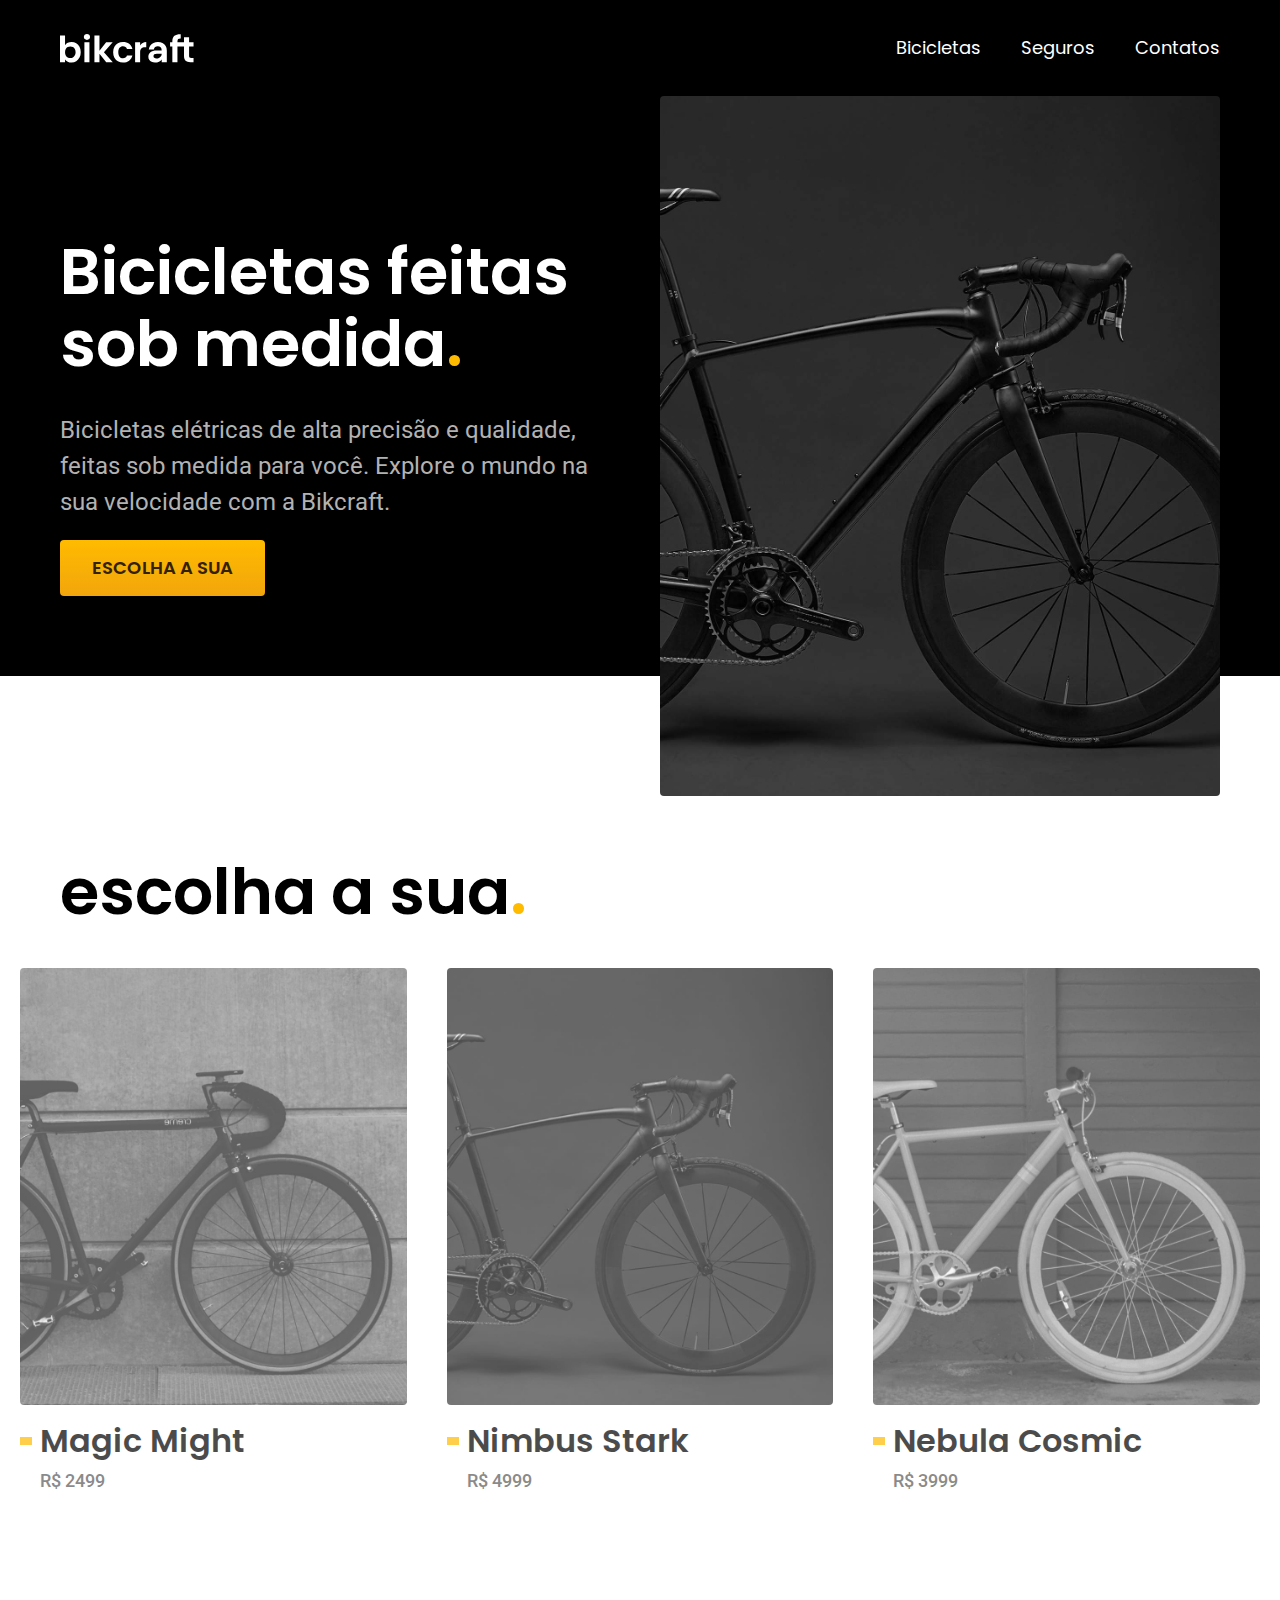
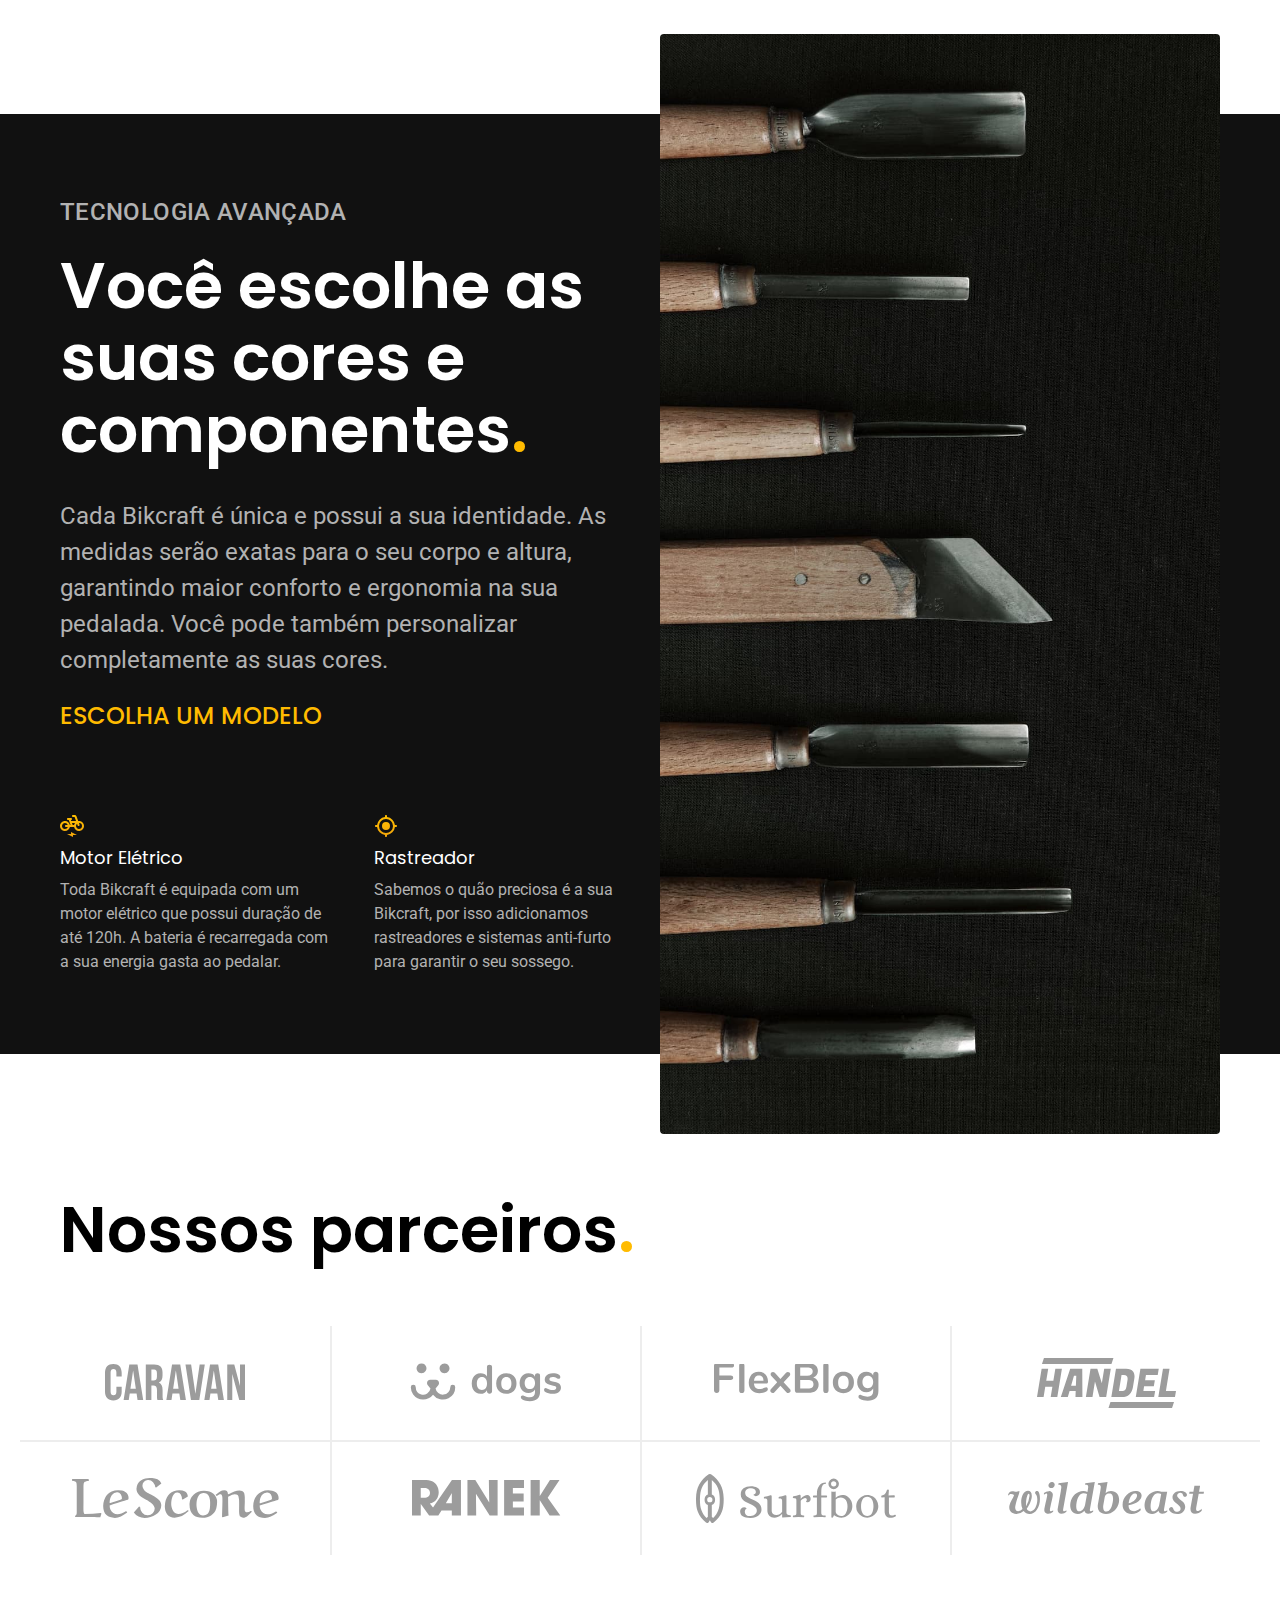
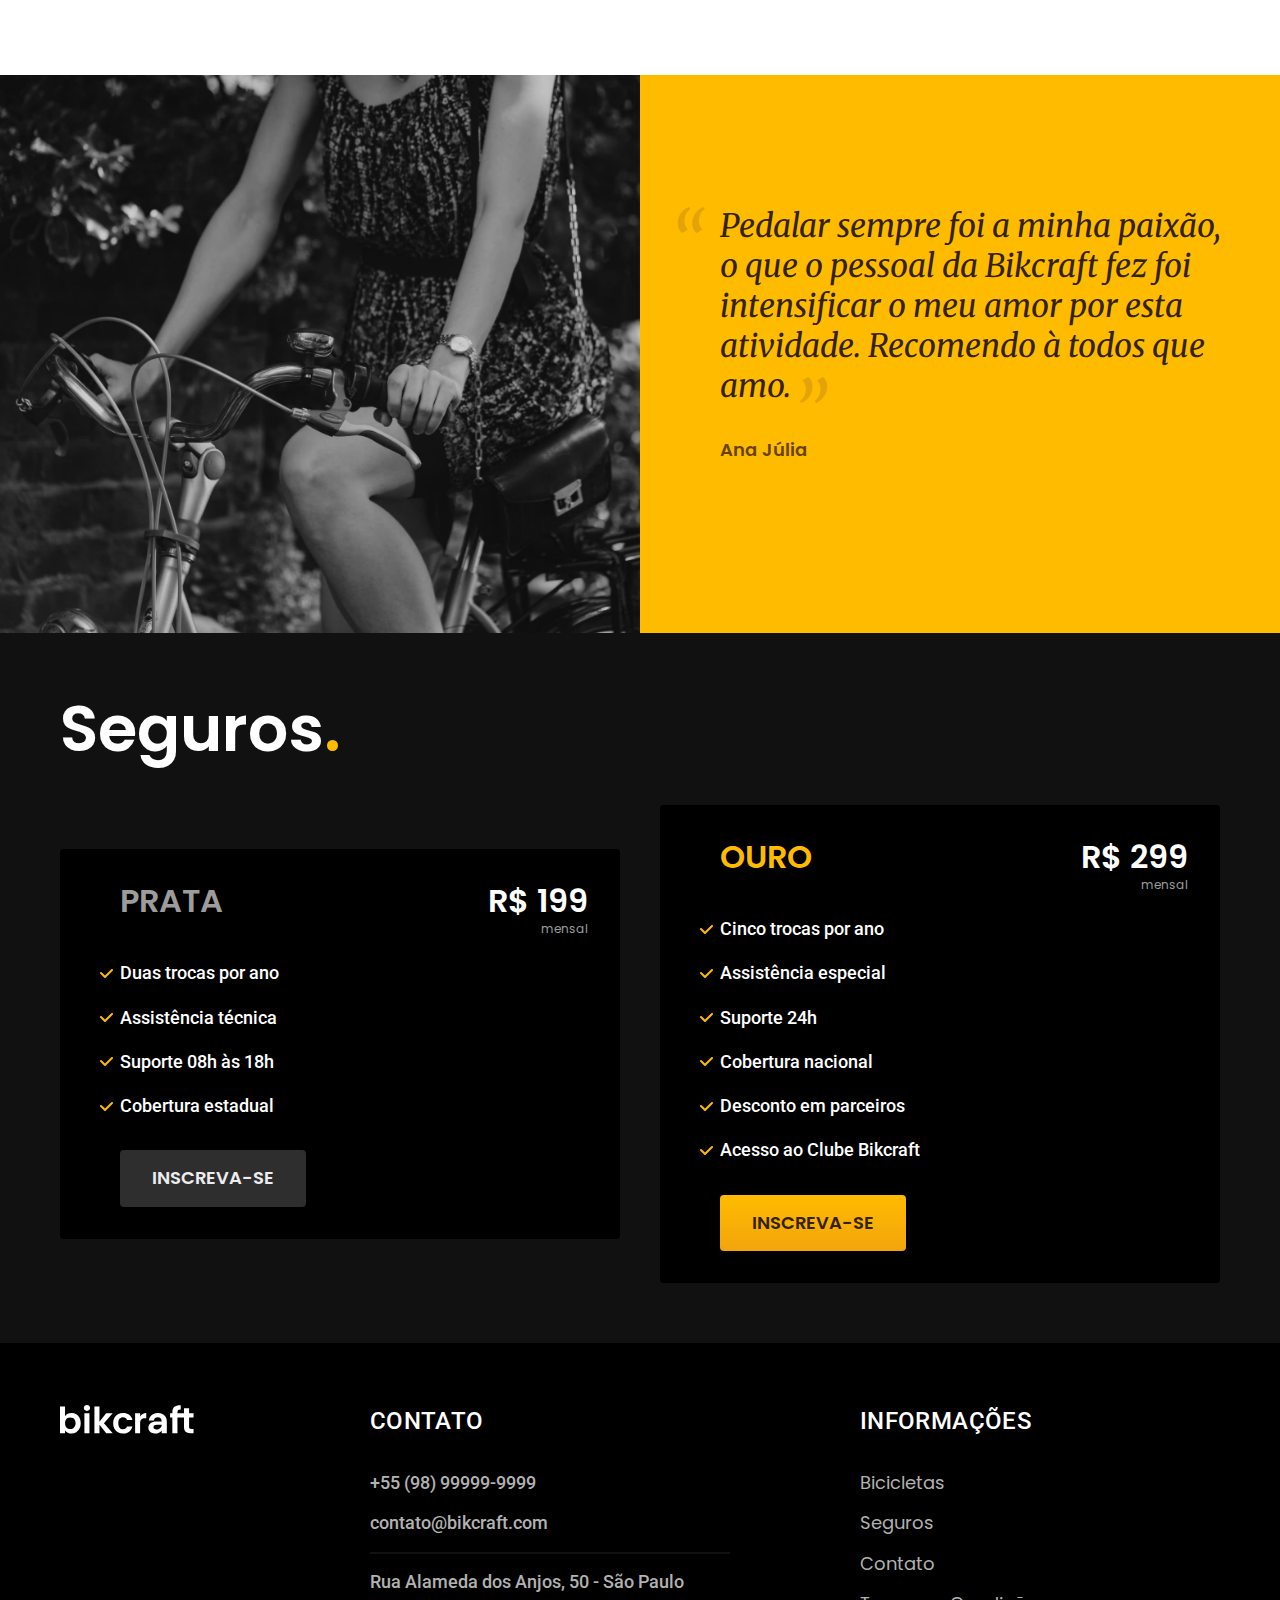
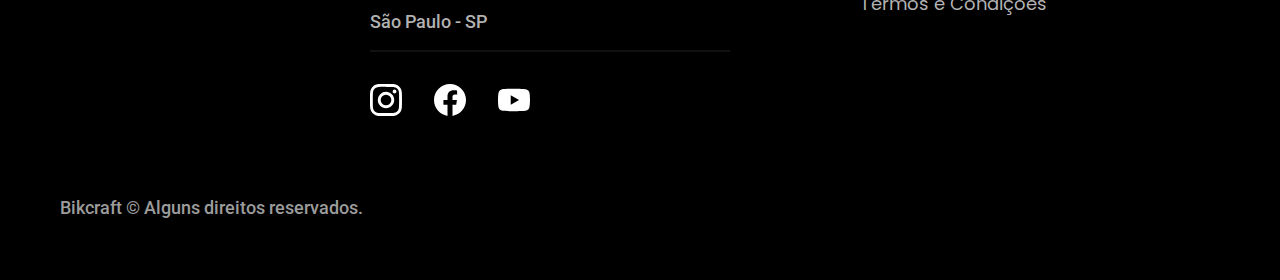
<file: index.html>
<!DOCTYPE html>
<html lang="en">
  <head>
    <meta charset="UTF-8" />
    <meta name="viewport" content="width=device-width, initial-scale=1.0" />
    <title>Bikcraft</title>
    <meta
      name="description"
      content="Bicicletas elétricas de alta precisão e qualidade, feitas sob medida para você. Explore o mundo na sua velocidade com a Bikcraft."
    />

    <link rel="icon" href="./favicon.svg" type="image/svg+xml" />
    <link rel="stylesheet" href="./css/style.min.css" />
    <link rel="preconnect" href="https://fonts.googleapis.com" />
    <link rel="preconnect" href="https://fonts.gstatic.com" crossorigin />
    <link
      href="https://fonts.googleapis.com/css2?family=Merriweather:ital@1&family=Poppins:wght@400;600&family=Roboto:wght@400;500&display=swap"
      rel="stylesheet"
    />

    <script>
      document.documentElement.classList.add("js");
    </script>
  </head>
  <body>
    <header class="header-bg">
      <div class="header container">
        <a href="./">
          <img src="./img/bikcraft.svg" alt="Bikcraft" />
        </a>

        <nav aria-label="primaria">
          <ul class="header-menu font-1-m">
            <li><a href="./bicicletas.html">Bicicletas</a></li>
            <li><a href="./seguros.html">Seguros</a></li>
            <li><a href="./contato.html">Contatos</a></li>
          </ul>
        </nav>
      </div>
    </header>

    <main class="introducao-bg">
      <div class="introducao container">
        <div class="introducao-conteudo">
          <h1 class="font-1-xxl">
            Bicicletas feitas sob medida<span class="cor-p1">.</span>
          </h1>
          <p class="font-2-l">
            Bicicletas elétricas de alta precisão e qualidade, feitas sob medida
            para você. Explore o mundo na sua velocidade com a Bikcraft.
          </p>
          <a class="botao" href="./bicicletas.html">Escolha a sua</a>
        </div>
        <div>
          <img
            src="./img/fotos/introducao.jpg"
            alt="Bicicleta elétrica preta"
          />
        </div>
      </div>
    </main>

    <article class="bicicletas-lista">
      <h2 class="font-1-xxl container">
        escolha a sua<span class="cor-p1">.</span>
      </h2>

      <ul>
        <li>
          <a href="./bicicletas/magic.html">
            <img src="./img/bicicletas/magic-home.jpg" alt="Bicicleta preta" />
            <h3 class="font-1-xl">Magic Might</h3>
            <span class="font-2-m cor-8">R$ 2499</span>
          </a>
        </li>
        <li>
          <a href="./bicicletas/nimbus.html">
            <img src="./img/bicicletas/nimbus-home.jpg" alt="Bicicleta preta" />
            <h3 class="font-1-xl">Nimbus Stark</h3>
            <span class="font-2-m cor-8">R$ 4999</span>
          </a>
        </li>
        <li>
          <a href="./bicicletas/nebula.html">
            <img src="./img/bicicletas/nebula-home.jpg" alt="Bicicleta preta" />
            <h3 class="font-1-xl">Nebula Cosmic</h3>
            <span class="font-2-m cor-8">R$ 3999</span>
          </a>
        </li>
      </ul>
    </article>

    <article class="tecnologia-bg">
      <div class="tecnologia container">
        <div class="tecnologia-conteudo">
          <span class="font-2-l-b cor-5">Tecnologia Avançada</span>
          <h2 class="font-1-xxl cor-0">
            Você escolhe as suas cores e componentes<span class="cor-p1"
              >.</span
            >
          </h2>
          <p class="font-2-l cor-5">
            Cada Bikcraft é única e possui a sua identidade. As medidas serão
            exatas para o seu corpo e altura, garantindo maior conforto e
            ergonomia na sua pedalada. Você pode também personalizar
            completamente as suas cores.
          </p>
          <a class="link" href="./bicletas.hmtl">Escolha um modelo</a>
          <div class="tecnologia-vantagens">
            <div>
              <img src="./img/icones/eletrica.svg" alt="" />
              <h3 class="font-1-m cor-0">Motor Elétrico</h3>
              <p class="font-2-s cor-5">
                Toda Bikcraft é equipada com um motor elétrico que possui
                duração de até 120h. A bateria é recarregada com a sua energia
                gasta ao pedalar.
              </p>
            </div>
            <div>
              <img src="./img/icones/rastreador.svg" alt="" />
              <h3 class="font-1-m cor-0">Rastreador</h3>
              <p class="font-2-s cor-5">
                Sabemos o quão preciosa é a sua Bikcraft, por isso adicionamos
                rastreadores e sistemas anti-furto para garantir o seu sossego.
              </p>
            </div>
          </div>
        </div>

        <div class="tecnologia-imagem">
          <img src="./img/fotos/tecnologia.jpg" alt="" />
        </div>
      </div>
    </article>

    <section class="parceiros" aria-label="Nossos parceiros">
      <h2 class="font-1-xxl cor-12 container">
        Nossos parceiros<span class="cor-p1">.</span>
      </h2>

      <ul>
        <li><img src="./img/parceiros/caravan.svg" alt="Caravan" /></li>
        <li><img src="./img/parceiros/dogs.svg" alt="Dogs" /></li>
        <li><img src="./img/parceiros/flexblog.svg" alt="Flexblog" /></li>
        <li><img src="./img/parceiros/handel.svg" alt="Handel" /></li>
        <li><img src="./img/parceiros/lescone.svg" alt="Lescone" /></li>
        <li><img src="./img/parceiros/ranek.svg" alt="Ranek" /></li>
        <li><img src="./img/parceiros/surfbot.svg" alt="Surfbot" /></li>
        <li><img src="./img/parceiros/wildbeast.svg" alt="Wildbeast" /></li>
      </ul>
    </section>

    <section class="depoimento" aria-label="Depoimento">
      <div>
        <img
          src="./img/fotos/depoimento.jpg"
          alt="Pessoa pedalando uma bikcraft"
        />
      </div>
      <div class="depoimento-conteudo">
        <blockquote class="font-1-xl cor-p5">
          <p>
            Pedalar sempre foi a minha paixão, o que o pessoal da Bikcraft fez
            foi intensificar o meu amor por esta atividade. Recomendo à todos
            que amo.
          </p>
        </blockquote>
        <span class="font-1-m-b cor-p4">Ana Júlia</span>
      </div>
    </section>

    <article class="seguros-bg">
      <div class="seguros container">
        <h2 class="font-1-xxl cor-0">Seguros<span class="cor-p1">.</span></h2>
        <div class="seguros-item">
          <h3 class="font-1-xl cor-6">PRATA</h3>
          <span class="font-1-xl cor-0"
            >R$ 199 <span class="font-1-xs cor-6">mensal</span></span
          >
          <ul class="font-2-m cor-0">
            <li>Duas trocas por ano</li>
            <li>Assistência técnica</li>
            <li>Suporte 08h às 18h</li>
            <li>Cobertura estadual</li>
          </ul>
          <a class="botao2" href="./orcamento.html">Inscreva-se</a>
        </div>

        <div class="seguros-item">
          <h3 class="font-1-xl cor-p1">OURO</h3>
          <span class="font-1-xl cor-0"
            >R$ 299 <span class="font-1-xs cor-6">mensal</span></span
          >
          <ul class="font-2-m cor-0">
            <li>Cinco trocas por ano</li>
            <li>Assistência especial</li>
            <li>Suporte 24h</li>
            <li>Cobertura nacional</li>
            <li>Desconto em parceiros</li>
            <li>Acesso ao Clube Bikcraft</li>
          </ul>
          <a class="botao" href="./orcamento.html">Inscreva-se</a>
        </div>
      </div>
    </article>

    <footer class="footer-bg">
      <div class="footer container">
        <img src="./img/bikcraft.svg" alt="Bikcraft" />
        <div class="footer-contato">
          <h3 class="font-2-l-b cor-0">Contato</h3>
          <ul class="font-2-m cor-5">
            <li><a href="tel:+5598999999999">+55 (98) 99999-9999</a></li>
            <li>
              <a href="mailto:contato@bikcraft.com">contato@bikcraft.com</a>
            </li>
            <li>Rua Alameda dos Anjos, 50 - São Paulo</li>
            <li>São Paulo - SP</li>
          </ul>
          <div class="footer-redes">
            <a href="./">
              <img src="./img/redes/instagram.svg" alt="Instagram" />
            </a>
            <a href="./">
              <img src="./img/redes/facebook.svg" alt="Facebook" />
            </a>
            <a href="./">
              <img src="./img/redes/youtube.svg" alt="Youtube" />
            </a>
          </div>
        </div>
        <div class="footer-informacoes">
          <h3 class="font-2-l-b cor-0">Informações</h3>
          <nav>
            <ul class="font-1-m cor-5">
              <li><a href="./bicicletas.html">Bicicletas</a></li>
              <li><a href="./seguros.html">Seguros</a></li>
              <li><a href="./contato.html">Contato</a></li>
              <li><a href="./termos.html">Termos e Condições</a></li>
            </ul>
          </nav>
        </div>
        <p class="footer-copy font-2-m cor-6">
          Bikcraft © Alguns direitos reservados.
        </p>
      </div>
    </footer>

    <script src="./js/script.js"></script>
  </body>
</html>
</file>
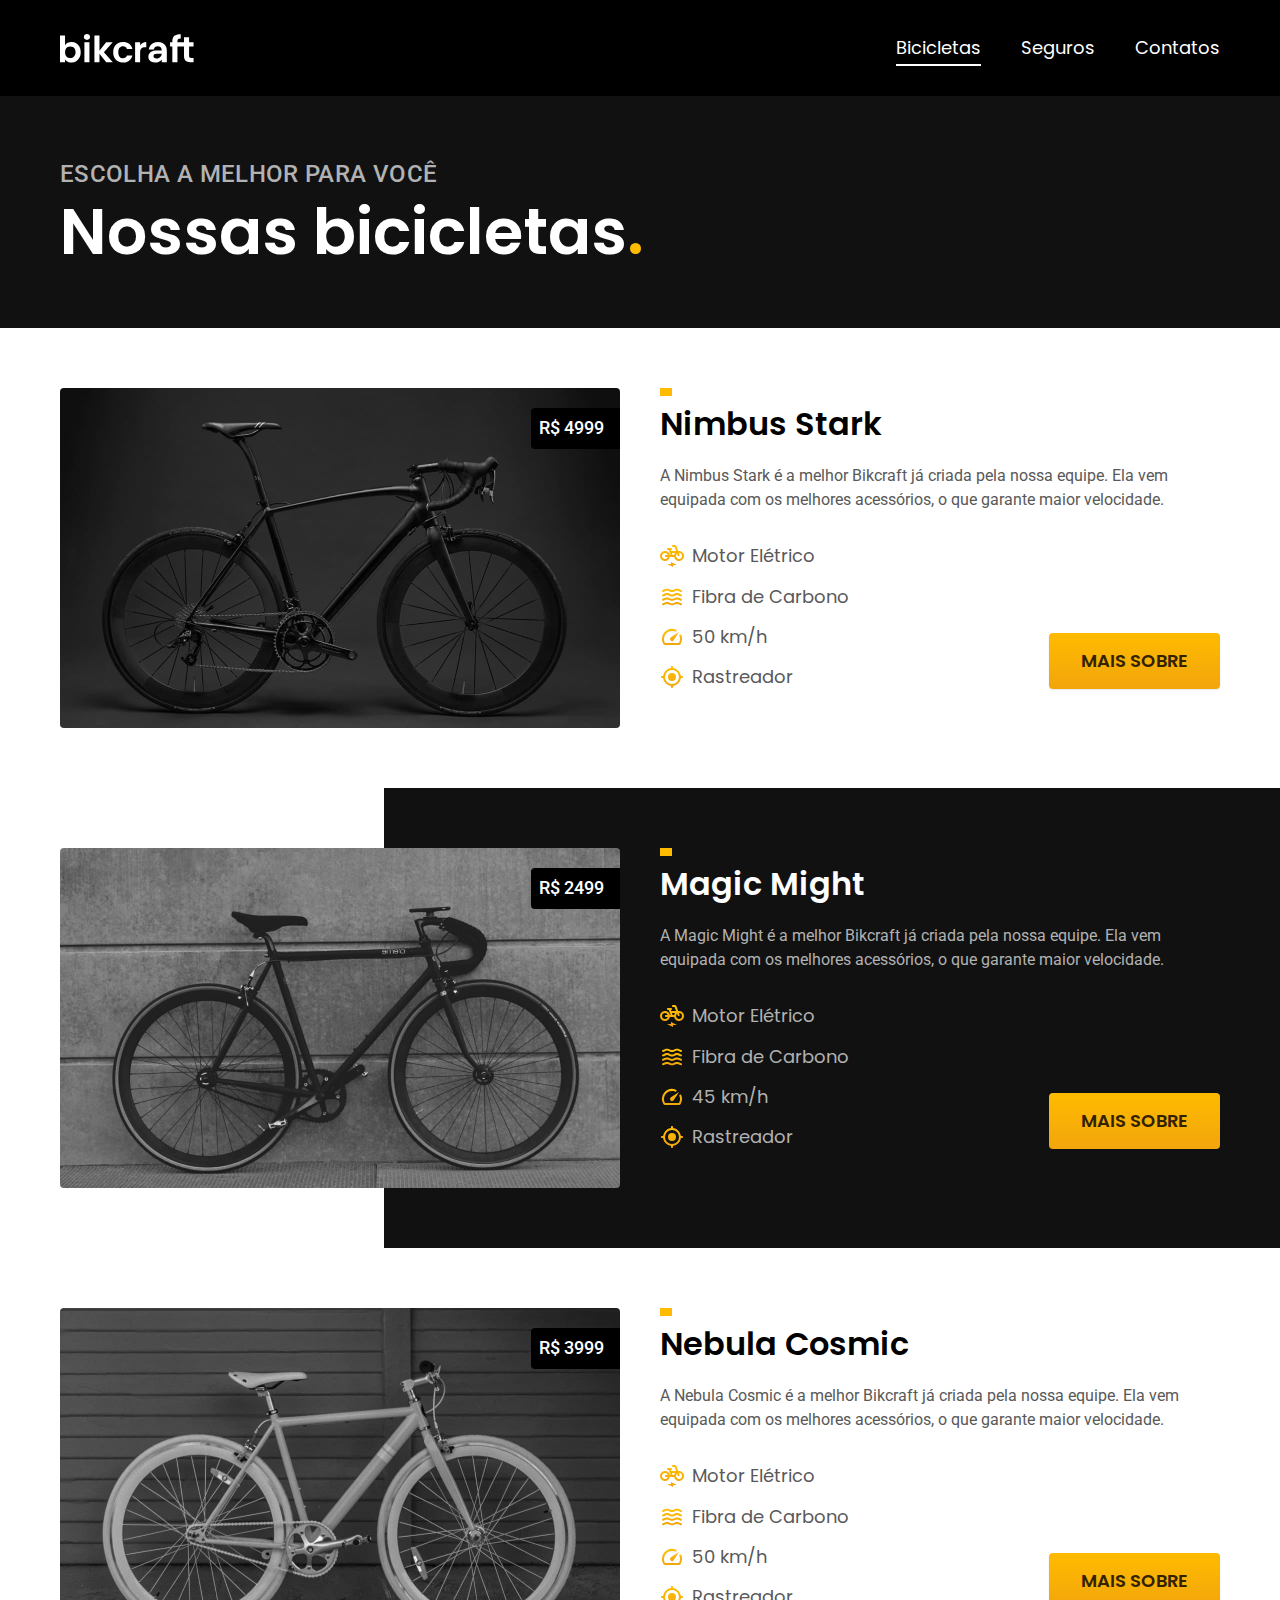
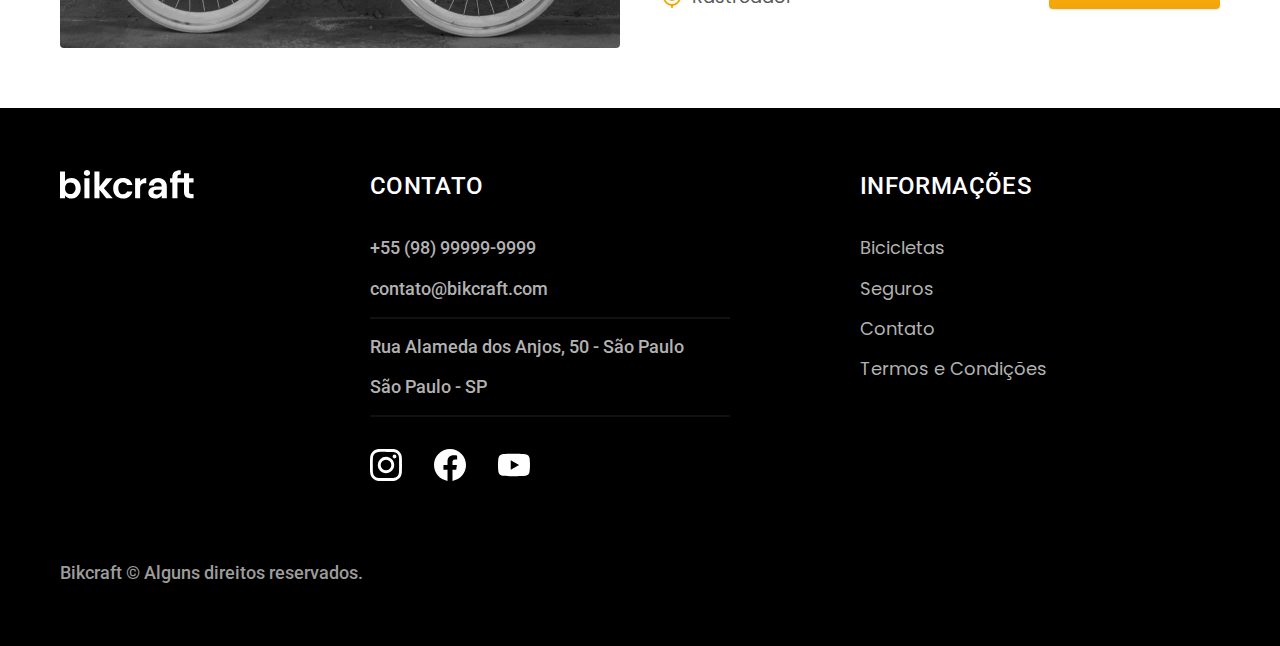
<file: bicicletas.html>
<!DOCTYPE html>
<html lang="en">
  <head>
    <meta charset="UTF-8" />
    <meta name="viewport" content="width=device-width, initial-scale=1.0" />
    <title>Bicicletas | Bikcraft</title>
    <meta
      name="description"
      content="Bicicletas elétricas de alta precisão e qualidade, feitas sob medida para você. Explore o mundo na sua velocidade com a Bikcraft."
    />
    <link rel="icon" href="./favicon.svg" type="image/svg+xml" />
    <link rel="stylesheet" href="./css/style.min.css" />
    <link rel="preconnect" href="https://fonts.googleapis.com" />
    <link rel="preconnect" href="https://fonts.gstatic.com" crossorigin />
    <link
      href="https://fonts.googleapis.com/css2?family=Merriweather:ital@1&family=Poppins:wght@400;600&family=Roboto:wght@400;500&display=swap"
      rel="stylesheet"
    />
    <script>
      document.documentElement.classList.add("js");
    </script>
  </head>

  <body>
    <header class="header-bg">
      <div class="header container">
        <a href="./">
          <img src="./img/bikcraft.svg" alt="Bikcraft" />
        </a>

        <nav aria-label="primaria">
          <ul class="header-menu font-1-m">
            <li><a href="./bicicletas.html">Bicicletas</a></li>
            <li><a href="./seguros.html">Seguros</a></li>
            <li><a href="./contato.html">Contatos</a></li>
          </ul>
        </nav>
      </div>
    </header>

    <main>
      <div class="titulo-bg">
        <div class="titulo container">
          <p class="font-2-l-b cor-5">Escolha a melhor para você</p>
          <h1 class="font-1-xxl cor-0">
            Nossas bicicletas<span class="cor-p1">.</span>
          </h1>
        </div>
      </div>

      <div>
        <div class="bicicletas container">
          <div class="bicicletas-imagem">
            <img src="./img/bicicletas/nimbus.jpg" alt="Bicicleta preta" />
            <span class="font-2-m cor-0">R$ 4999</span>
          </div>

          <div class="bicicletas-conteudo">
            <h2 class="font-1-xl">Nimbus Stark</h2>
            <p class="font-2-s cor-8">
              A Nimbus Stark é a melhor Bikcraft já criada pela nossa equipe.
              Ela vem equipada com os melhores acessórios, o que garante maior
              velocidade.
            </p>
            <ul class="font-1-m cor-8">
              <li>
                <img src="./img/icones/eletrica.svg" alt="" />
                Motor Elétrico
              </li>
              <li>
                <img src="./img/icones/carbono.svg" alt="" />
                Fibra de Carbono
              </li>
              <li>
                <img src="./img/icones/velocidade.svg" alt="" />
                50 km/h
              </li>
              <li>
                <img src="./img/icones/rastreador.svg" alt="" />
                Rastreador
              </li>
            </ul>
            <a class="botao" href="./bicicletas/nimbus.html">Mais Sobre</a>
          </div>
        </div>
      </div>

      <div class="bicicletas-bg">
        <div class="bicicletas container">
          <div class="bicicletas-imagem">
            <img src="./img/bicicletas/magic.jpg" alt="Bicicleta preta" />
            <span class="font-2-m cor-0">R$ 2499</span>
          </div>

          <div class="bicicletas-conteudo">
            <h2 class="font-1-xl cor-0">Magic Might</h2>
            <p class="font-2-s cor-5">
              A Magic Might é a melhor Bikcraft já criada pela nossa equipe. Ela
              vem equipada com os melhores acessórios, o que garante maior
              velocidade.
            </p>
            <ul class="font-1-m cor-5">
              <li>
                <img src="./img/icones/eletrica.svg" alt="" />
                Motor Elétrico
              </li>
              <li>
                <img src="./img/icones/carbono.svg" alt="" />
                Fibra de Carbono
              </li>
              <li>
                <img src="./img/icones/velocidade.svg" alt="" />
                45 km/h
              </li>
              <li>
                <img src="./img/icones/rastreador.svg" alt="" />
                Rastreador
              </li>
            </ul>
            <a class="botao" href="./bicicletas/magic.html">Mais Sobre</a>
          </div>
        </div>
      </div>

      <div>
        <div class="bicicletas container">
          <div class="bicicletas-imagem">
            <img src="./img/bicicletas/nebula.jpg" alt="Bicicleta branca" />
            <span class="font-2-m cor-0">R$ 3999</span>
          </div>

          <div class="bicicletas-conteudo">
            <h2 class="font-1-xl">Nebula Cosmic</h2>
            <p class="font-2-s cor-8">
              A Nebula Cosmic é a melhor Bikcraft já criada pela nossa equipe.
              Ela vem equipada com os melhores acessórios, o que garante maior
              velocidade.
            </p>
            <ul class="font-1-m cor-8">
              <li>
                <img src="./img/icones/eletrica.svg" alt="" />
                Motor Elétrico
              </li>
              <li>
                <img src="./img/icones/carbono.svg" alt="" />
                Fibra de Carbono
              </li>
              <li>
                <img src="./img/icones/velocidade.svg" alt="" />
                50 km/h
              </li>
              <li>
                <img src="./img/icones/rastreador.svg" alt="" />
                Rastreador
              </li>
            </ul>
            <a class="botao" href="./bicicletas/nebula.html">Mais Sobre</a>
          </div>
        </div>
      </div>
    </main>

    <footer class="footer-bg">
      <div class="footer container">
        <img src="./img/bikcraft.svg" alt="Bikcraft" />
        <div class="footer-contato">
          <h3 class="font-2-l-b cor-0">Contato</h3>
          <ul class="font-2-m cor-5">
            <li><a href="tel:+5598999999999">+55 (98) 99999-9999</a></li>
            <li>
              <a href="mailto:contato@bikcraft.com">contato@bikcraft.com</a>
            </li>
            <li>Rua Alameda dos Anjos, 50 - São Paulo</li>
            <li>São Paulo - SP</li>
          </ul>
          <div class="footer-redes">
            <a href="./">
              <img src="./img/redes/instagram.svg" alt="Instagram" />
            </a>
            <a href="./">
              <img src="./img/redes/facebook.svg" alt="Facebook" />
            </a>
            <a href="./">
              <img src="./img/redes/youtube.svg" alt="Youtube" />
            </a>
          </div>
        </div>
        <div class="footer-informacoes">
          <h3 class="font-2-l-b cor-0">Informações</h3>
          <nav>
            <ul class="font-1-m cor-5">
              <li><a href="./bicicletas.html">Bicicletas</a></li>
              <li><a href="./seguros.html">Seguros</a></li>
              <li><a href="./contato.html">Contato</a></li>
              <li><a href="./termos.html">Termos e Condições</a></li>
            </ul>
          </nav>
        </div>
        <p class="footer-copy font-2-m cor-6">
          Bikcraft © Alguns direitos reservados.
        </p>
      </div>
    </footer>
    <script src="./js/script.js"></script>
  </body>
</html>
</file>
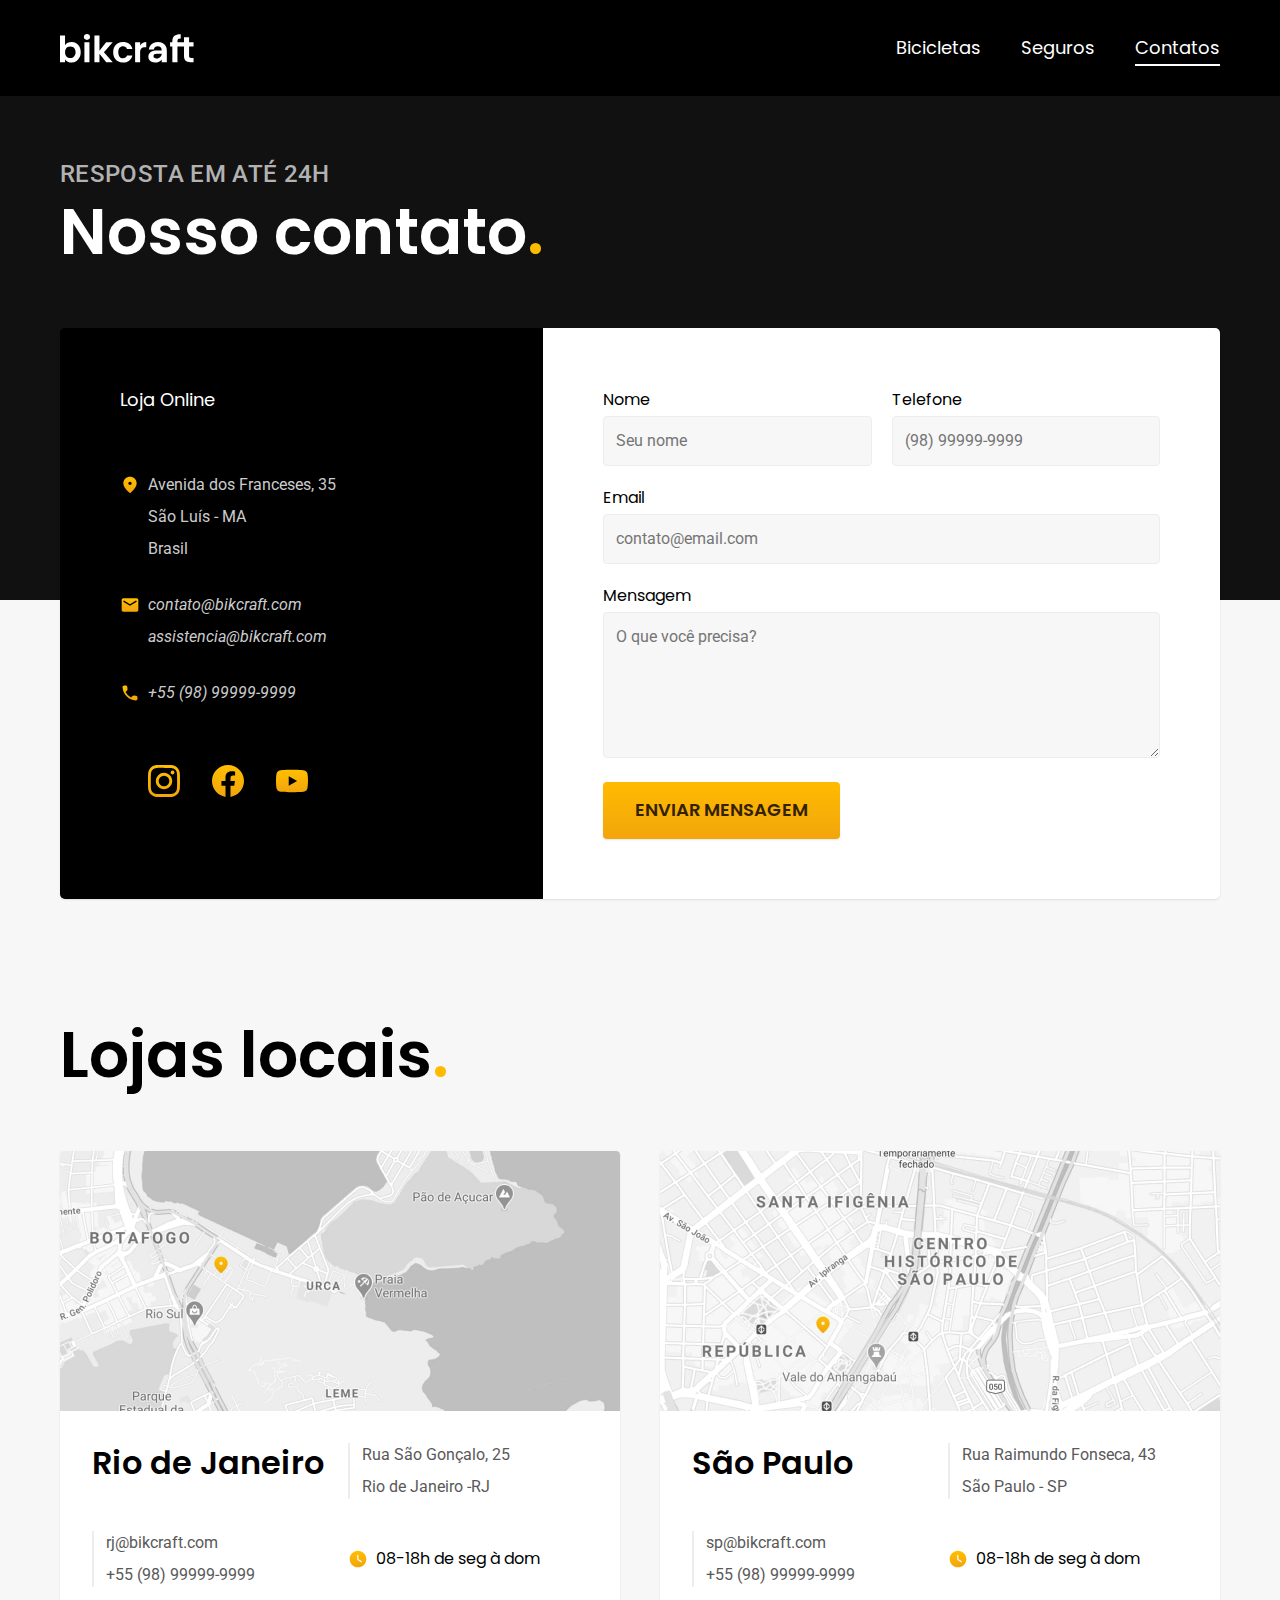
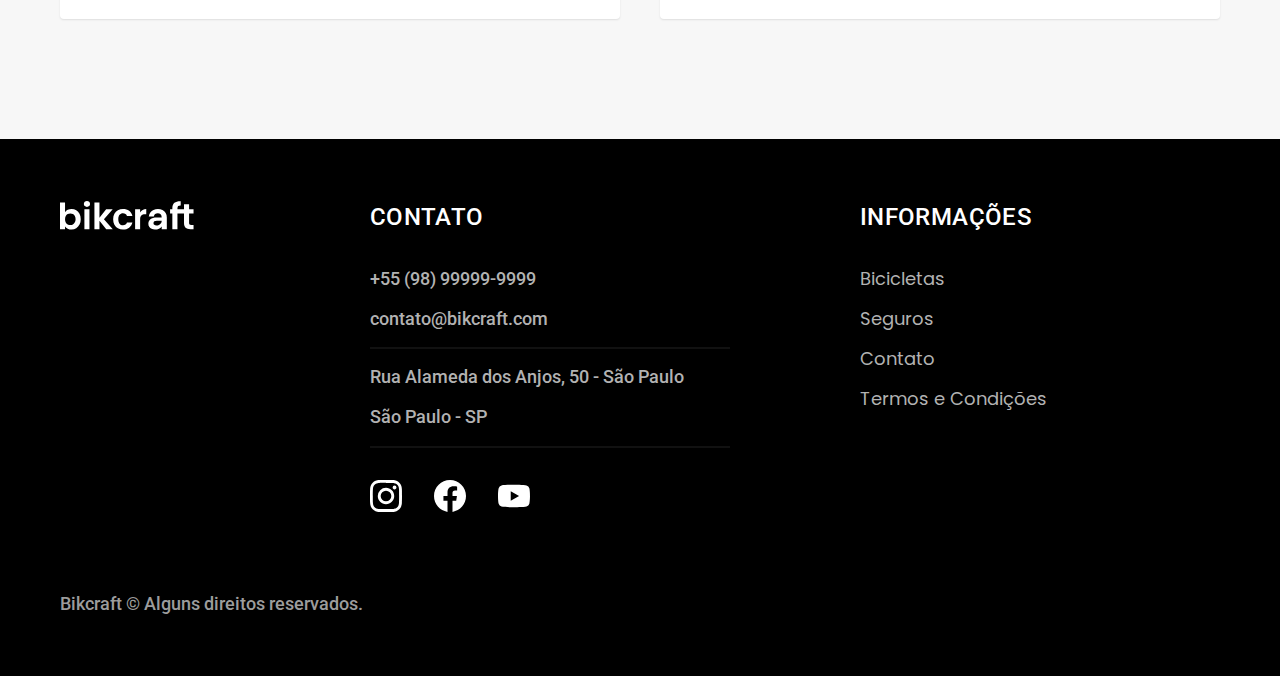
<file: contato.html>
<!DOCTYPE html>
<html lang="en">
  <head>
    <meta charset="UTF-8" />
    <meta name="viewport" content="width=device-width, initial-scale=1.0" />
    <title>Contato | Bikcraft</title>
    <meta
      name="description"
      content="Bicicletas elétricas de alta precisão e qualidade, feitas sob medida para você. Explore o mundo na sua velocidade com a Bikcraft."
    />
    <link rel="icon" href="./favicon.svg" type="image/svg+xml" />
    <link rel="stylesheet" href="./css/style.min.css" />
    <link rel="preconnect" href="https://fonts.googleapis.com" />
    <link rel="preconnect" href="https://fonts.gstatic.com" crossorigin />
    <link
      href="https://fonts.googleapis.com/css2?family=Merriweather:ital@1&family=Poppins:wght@400;600&family=Roboto:wght@400;500&display=swap"
      rel="stylesheet"
    />
    <script>
      document.documentElement.classList.add("js");
    </script>
  </head>

  <body id="contato">
    <header class="header-bg">
      <div class="header container">
        <a href="./">
          <img src="./img/bikcraft.svg" alt="Bikcraft" />
        </a>

        <nav aria-label="primaria">
          <ul class="header-menu font-1-m">
            <li><a href="./bicicletas.html">Bicicletas</a></li>
            <li><a href="./seguros.html">Seguros</a></li>
            <li><a href="./contato.html">Contatos</a></li>
          </ul>
        </nav>
      </div>
    </header>

    <main>
      <div class="titulo-bg">
        <div class="titulo container">
          <p class="font-2-l-b cor-5">Resposta em até 24h</p>
          <h1 class="font-1-xxl cor-0">
            Nosso contato<span class="cor-p1">.</span>
          </h1>
        </div>
      </div>

      <div class="contato container">
        <section class="contato-dados" aria-label="Endereço">
          <h2 class="font-1-m cor-0">Loja Online</h2>
          <div class="contato-endereco font-2-s cor-4">
            <p>Avenida dos Franceses, 35</p>
            <p>São Luís - MA</p>
            <p>Brasil</p>
          </div>
          <address class="contato-meios font-2-s cor-4">
            <a href="mailto:contato@bikcraft.com">contato@bikcraft.com</a>
            <a href="mailto:assistencia@bikcraft.com"
              >assistencia@bikcraft.com</a
            >
            <a href="tel:+5598999999999">+55 (98) 99999-9999</a>
          </address>
          <div class="contato-rede">
            <a href="./">
              <img src="./img/redes/instagram-p.svg" alt="Instagram" />
            </a>
            <a href="./">
              <img src="./img/redes/facebook-p.svg" alt="Facebook" />
            </a>
            <a href="./">
              <img src="./img/redes/youtube-p.svg" alt="Youtube" />
            </a>
          </div>
        </section>
        <section class="contato-formulario" aria-label="Formulário">
          <form class="form" action="./contato.html">
            <div>
              <label for="nome">Nome</label>
              <input type="text" id="nome" name="nome" placeholder="Seu nome" />
            </div>
            <div>
              <label for="telefone">Telefone</label>
              <input
                type="text"
                id="telefone"
                name="telefone"
                placeholder="(98) 99999-9999"
              />
            </div>
            <div class="col-2">
              <label for="email">Email</label>
              <input
                type="email"
                id="email"
                name="email"
                placeholder="contato@email.com"
              />
            </div>
            <div class="col-2">
              <label for="mensagem">Mensagem</label>
              <textarea
                rows="5"
                id="mensagem"
                name="mensagem"
                placeholder="O que você precisa?"
              ></textarea>
            </div>
            <button class="botao col-2">Enviar Mensagem</button>
          </form>
        </section>
      </div>
    </main>

    <article class="lojas container">
      <h2 class="font-1-xxl">Lojas locais<span class="cor-p1">.</span></h2>
      <div class="lojas-item">
        <img src="./img/lojas/rj.jpg" alt="Endereço - Rio de Janeiro" />
        <div class="lojas-conteudo">
          <h3 class="font-1-xl">Rio de Janeiro</h3>
          <div class="lojas-dados font-2-s cor-8">
            <p>Rua São Gonçalo, 25</p>
            <p>Rio de Janeiro -RJ</p>
          </div>
          <div class="lojas-dados font-2-s cor-8">
            <a href="mailto:rj@bikcraft.com">rj@bikcraft.com</a>
            <a href="tel:+5598999999999">+55 (98) 99999-9999</a>
          </div>
          <p class="lojas-tempo font-1-s">
            <img src="./img/icones/horario.svg" alt="" />08-18h de seg à dom
          </p>
        </div>
      </div>

      <div class="lojas-item">
        <img src="./img/lojas/sp.jpg" alt="Endereço - São Paulo" />
        <div class="lojas-conteudo">
          <h3 class="font-1-xl">São Paulo</h3>
          <div class="lojas-dados font-2-s cor-8">
            <p>Rua Raimundo Fonseca, 43</p>
            <p>São Paulo - SP</p>
          </div>
          <div class="lojas-dados font-2-s cor-8">
            <a href="mailto:sp@bikcraft.com">sp@bikcraft.com</a>
            <a href="tel:+5598999999999">+55 (98) 99999-9999</a>
          </div>
          <p class="lojas-tempo font-1-s">
            <img src="./img/icones/horario.svg" alt="" />08-18h de seg à dom
          </p>
        </div>
      </div>
    </article>

    <footer class="footer-bg">
      <div class="footer container">
        <img src="./img/bikcraft.svg" alt="Bikcraft" />
        <div class="footer-contato">
          <h3 class="font-2-l-b cor-0">Contato</h3>
          <ul class="font-2-m cor-5">
            <li><a href="tel:+5598999999999">+55 (98) 99999-9999</a></li>
            <li>
              <a href="mailto:contato@bikcraft.com">contato@bikcraft.com</a>
            </li>
            <li>Rua Alameda dos Anjos, 50 - São Paulo</li>
            <li>São Paulo - SP</li>
          </ul>
          <div class="footer-redes">
            <a href="./">
              <img src="./img/redes/instagram.svg" alt="Instagram" />
            </a>
            <a href="./">
              <img src="./img/redes/facebook.svg" alt="Facebook" />
            </a>
            <a href="./">
              <img src="./img/redes/youtube.svg" alt="Youtube" />
            </a>
          </div>
        </div>
        <div class="footer-informacoes">
          <h3 class="font-2-l-b cor-0">Informações</h3>
          <nav>
            <ul class="font-1-m cor-5">
              <li><a href="./bicicletas.html">Bicicletas</a></li>
              <li><a href="./seguros.html">Seguros</a></li>
              <li><a href="./contato.html">Contato</a></li>
              <li><a href="./termos.html">Termos e Condições</a></li>
            </ul>
          </nav>
        </div>
        <p class="footer-copy font-2-m cor-6">
          Bikcraft © Alguns direitos reservados.
        </p>
      </div>
    </footer>
    <script src="./js/script.js"></script>
  </body>
</html>
</file>
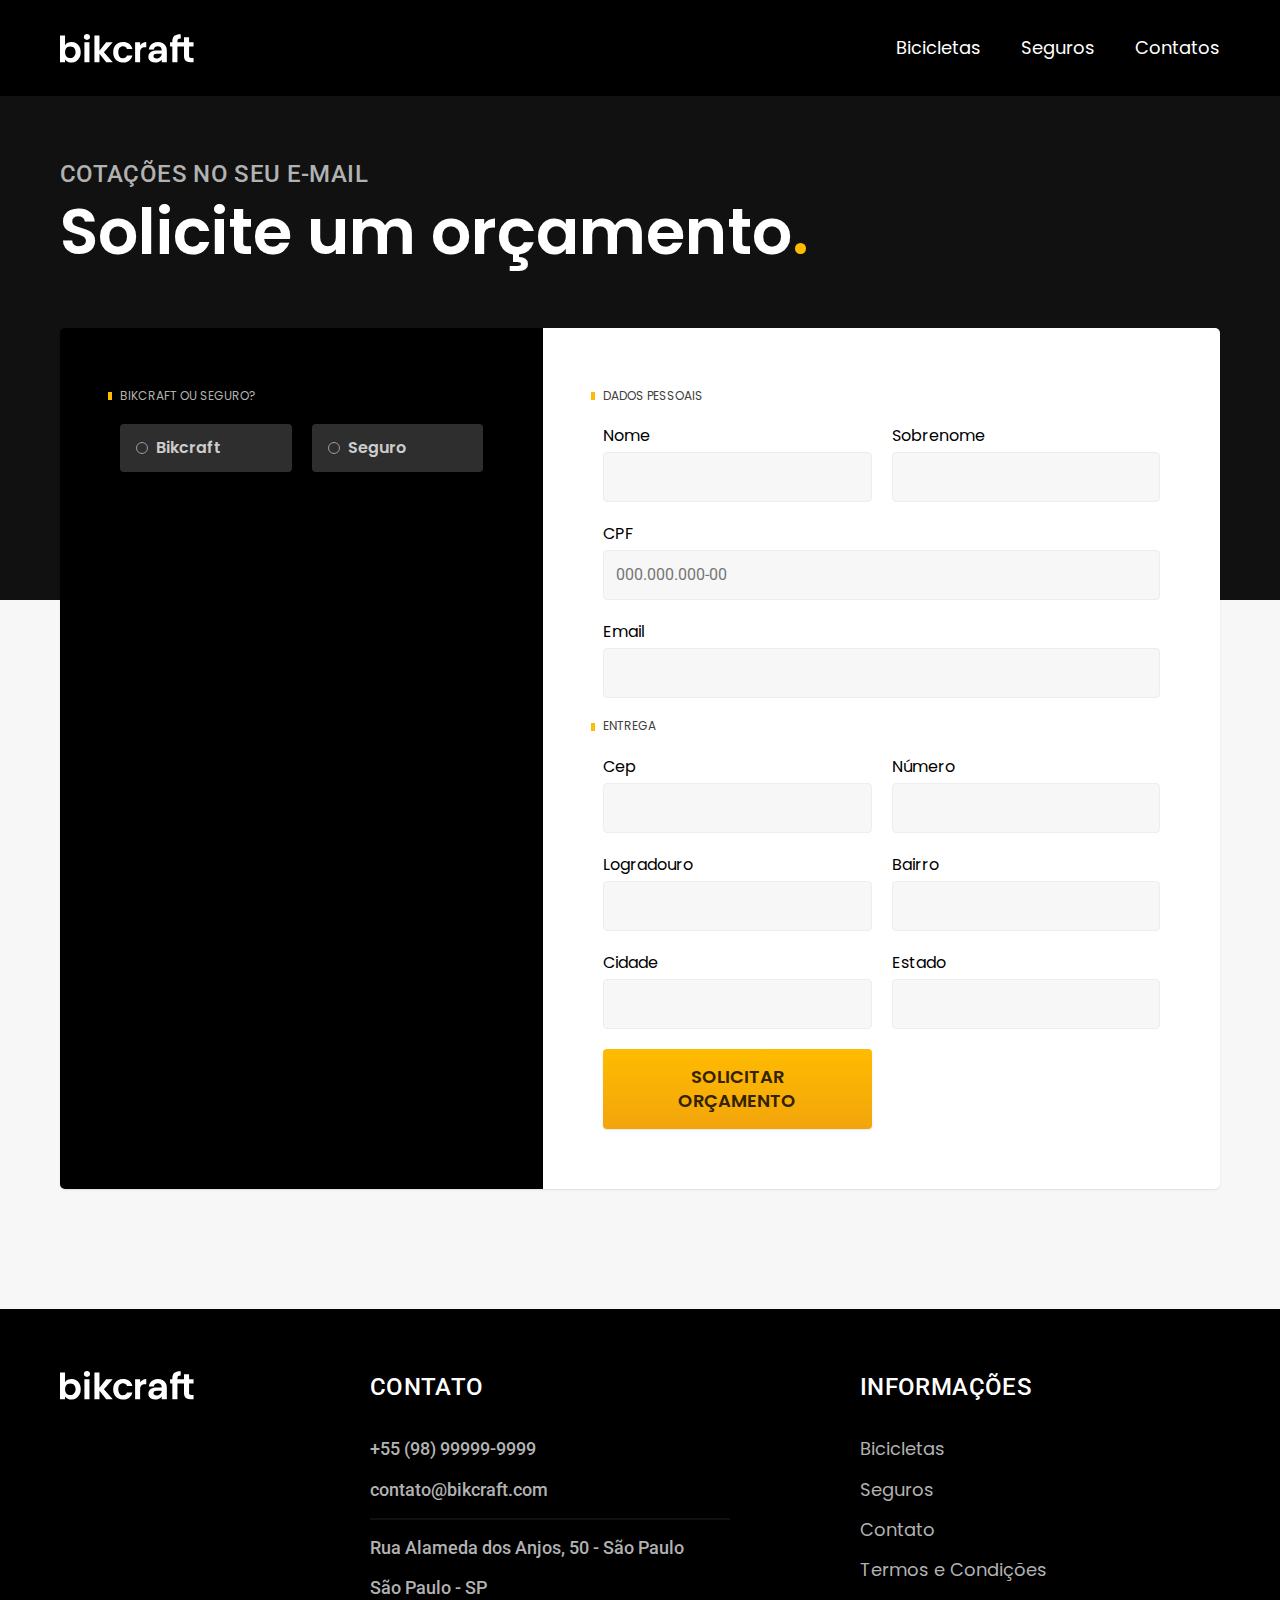
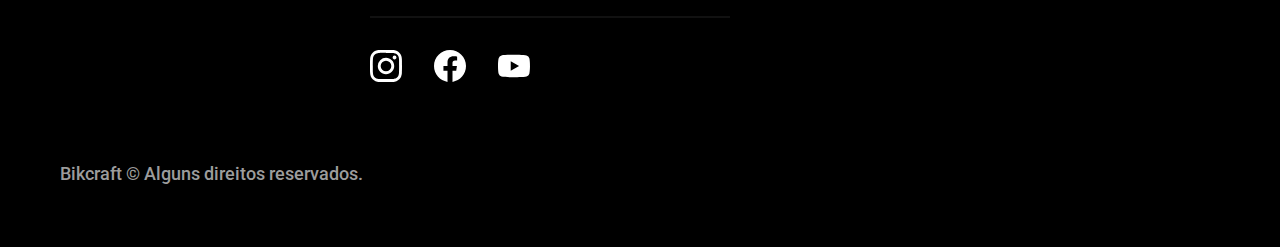
<file: orcamento.html>
<!DOCTYPE html>
<html lang="en">
  <head>
    <meta charset="UTF-8" />
    <meta name="viewport" content="width=device-width, initial-scale=1.0" />
    <title>Orçamento | Bikcraft</title>
    <meta
      name="description"
      content="Bicicletas elétricas de alta precisão e qualidade, feitas sob medida para você. Explore o mundo na sua velocidade com a Bikcraft."
    />
    <link rel="icon" href="./favicon.svg" type="image/svg+xml" />
    <link rel="stylesheet" href="./css/style.min.css" />
    <link rel="preconnect" href="https://fonts.googleapis.com" />
    <link rel="preconnect" href="https://fonts.gstatic.com" crossorigin />
    <link
      href="https://fonts.googleapis.com/css2?family=Merriweather:ital@1&family=Poppins:wght@400;600&family=Roboto:wght@400;500&display=swap"
      rel="stylesheet"
    />
    <script>
      document.documentElement.classList.add("js");
    </script>
  </head>

  <body id="orcamento">
    <header class="header-bg">
      <div class="header container">
        <a href="./">
          <img src="./img/bikcraft.svg" alt="Bikcraft" />
        </a>

        <nav aria-label="primaria">
          <ul class="header-menu font-1-m">
            <li><a href="./bicicletas.html">Bicicletas</a></li>
            <li><a href="./seguros.html">Seguros</a></li>
            <li><a href="./contato.html">Contatos</a></li>
          </ul>
        </nav>
      </div>
    </header>

    <main>
      <div class="titulo-bg">
        <div class="titulo container">
          <p class="font-2-l-b cor-5">Cotações no seu e-mail</p>
          <h1 class="font-1-xxl cor-0">
            Solicite um orçamento<span class="cor-p1">.</span>
          </h1>
        </div>
      </div>

      <form class="orcamento container" action="./">
        <div class="orcamento-produto">
          <h2 class="font-1-xs cor-5">Bikcraft ou Seguro?</h2>

          <input type="radio" name="tipo" value="bikcraft" id="bikcraft" />
          <label for="bikcraft">Bikcraft</label>

          <input type="radio" name="tipo" value="seguro" id="seguro" />
          <label for="seguro">Seguro</label>

          <div class="orcamento-conteudo" id="orcamento-bikcraft">
            <h2 class="font-1-xs cor-5">Escolha a sua</h2>

            <input type="radio" name="produto" value="nimbus" id="nimbus" />
            <label for="nimbus">Nimbus Stark <span>R$ 4999</span></label>
            <div class="orcamento-detalhes">
              <ul class="font-1-xs cor-8">
                <li>
                  <img src="./img/icones/eletrica.svg" alt="" />Motor Elétrico
                </li>
                <li>
                  <img src="./img/icones/carbono.svg" alt="" />Fibra de Carbono
                </li>
                <li><img src="./img/icones/velocidade.svg" alt="" />50 km/h</li>
                <li>
                  <img src="./img/icones/rastreador.svg" alt="" />Rastreador
                </li>
              </ul>
              <img src="./img/bicicletas/nimbus.jpg" alt="" />
            </div>

            <input type="radio" name="produto" value="magic" id="magic" />
            <label for="magic">Magic Might <span>R$ 2499</span></label>
            <div class="orcamento-detalhes">
              <ul class="font-1-xs cor-8">
                <li>
                  <img src="./img/icones/eletrica.svg" alt="" />Motor Elétrico
                </li>
                <li>
                  <img src="./img/icones/carbono.svg" alt="" />Fibra de Carbono
                </li>
                <li><img src="./img/icones/velocidade.svg" alt="" />45 km/h</li>
                <li>
                  <img src="./img/icones/rastreador.svg" alt="" />Rastreador
                </li>
              </ul>
              <img src="./img/bicicletas/magic.jpg" alt="" />
            </div>

            <input type="radio" name="produto" value="nebula" id="nebula" />
            <label for="nebula">Nebula Cosmic <span>R$ 3999</span></label>
            <div class="orcamento-detalhes">
              <ul class="font-1-xs cor-8">
                <li>
                  <img src="./img/icones/eletrica.svg" alt="" />Motor Elétrico
                </li>
                <li>
                  <img src="./img/icones/carbono.svg" alt="" />Fibra de Carbono
                </li>
                <li><img src="./img/icones/velocidade.svg" alt="" />40 km/h</li>
                <li>
                  <img src="./img/icones/rastreador.svg" alt="" />Rastreador
                </li>
              </ul>
              <img src="./img/bicicletas/nebula.jpg" alt="" />
            </div>
          </div>

          <div class="orcamento-conteudo" id="orcamento-seguro">
            <h2 class="font-1-xs cor-5">Escolha o plano</h2>

            <input type="radio" name="plano" value="prata" id="prata" />
            <label for="prata">Prata <span>R$ 199</span></label>

            <input type="radio" name="plano" value="ouro" id="ouro" />
            <label for="ouro">Ouro <span>R$ 299</span></label>
          </div>
        </div>
        <div class="orcamento-dados form">
          <h2 class="font-1-xs cor-9 col-2">Dados pessoais</h2>
          <div>
            <label for="nome">Nome</label>
            <input type="text" id="nome" name="nome" />
          </div>
          <div>
            <label for="sobrenome">Sobrenome</label>
            <input type="text" id="sobernome" name="sobrenome" />
          </div>
          <div class="col-2">
            <label for="cpf">CPF</label>
            <input
              type="text"
              id="cpf"
              name="cpf"
              placeholder="000.000.000-00"
            />
          </div>
          <div class="col-2">
            <label for="email">Email</label>
            <input type="email" id="email" name="email" />
          </div>
          <h2 class="font-1-xs cor-9 col-2">Entrega</h2>
          <div>
            <label for="cep">Cep</label>
            <input type="text" id="cep" name="cep" />
          </div>
          <div>
            <label for="numero">Número</label>
            <input type="text" id="numero" name="numero" />
          </div>
          <div>
            <label for="logradouro">Logradouro</label>
            <input type="text" id="logradouro" name="logradouro" />
          </div>
          <div>
            <label for="bairro">Bairro</label>
            <input type="text" id="bairro" name="bairro" />
          </div>
          <div>
            <label for="cidade">Cidade</label>
            <input type="text" id="cidade" name="cidade" />
          </div>
          <div>
            <label for="estado">Estado</label>
            <input type="text" id="estado" name="estado" />
          </div>
          <button class="botao">Solicitar Orçamento</button>
        </div>
      </form>
    </main>

    <footer class="footer-bg">
      <div class="footer container">
        <img src="./img/bikcraft.svg" alt="Bikcraft" />
        <div class="footer-contato">
          <h3 class="font-2-l-b cor-0">Contato</h3>
          <ul class="font-2-m cor-5">
            <li><a href="tel:+5598999999999">+55 (98) 99999-9999</a></li>
            <li>
              <a href="mailto:contato@bikcraft.com">contato@bikcraft.com</a>
            </li>
            <li>Rua Alameda dos Anjos, 50 - São Paulo</li>
            <li>São Paulo - SP</li>
          </ul>
          <div class="footer-redes">
            <a href="./">
              <img src="./img/redes/instagram.svg" alt="Instagram" />
            </a>
            <a href="./">
              <img src="./img/redes/facebook.svg" alt="Facebook" />
            </a>
            <a href="./">
              <img src="./img/redes/youtube.svg" alt="Youtube" />
            </a>
          </div>
        </div>
        <div class="footer-informacoes">
          <h3 class="font-2-l-b cor-0">Informações</h3>
          <nav>
            <ul class="font-1-m cor-5">
              <li><a href="./bicicletas.html">Bicicletas</a></li>
              <li><a href="./seguros.html">Seguros</a></li>
              <li><a href="./contato.html">Contato</a></li>
              <li><a href="./termos.html">Termos e Condições</a></li>
            </ul>
          </nav>
        </div>
        <p class="footer-copy font-2-m cor-6">
          Bikcraft © Alguns direitos reservados.
        </p>
      </div>
    </footer>
    <script src="./js/script.js"></script>
  </body>
</html>
</file>
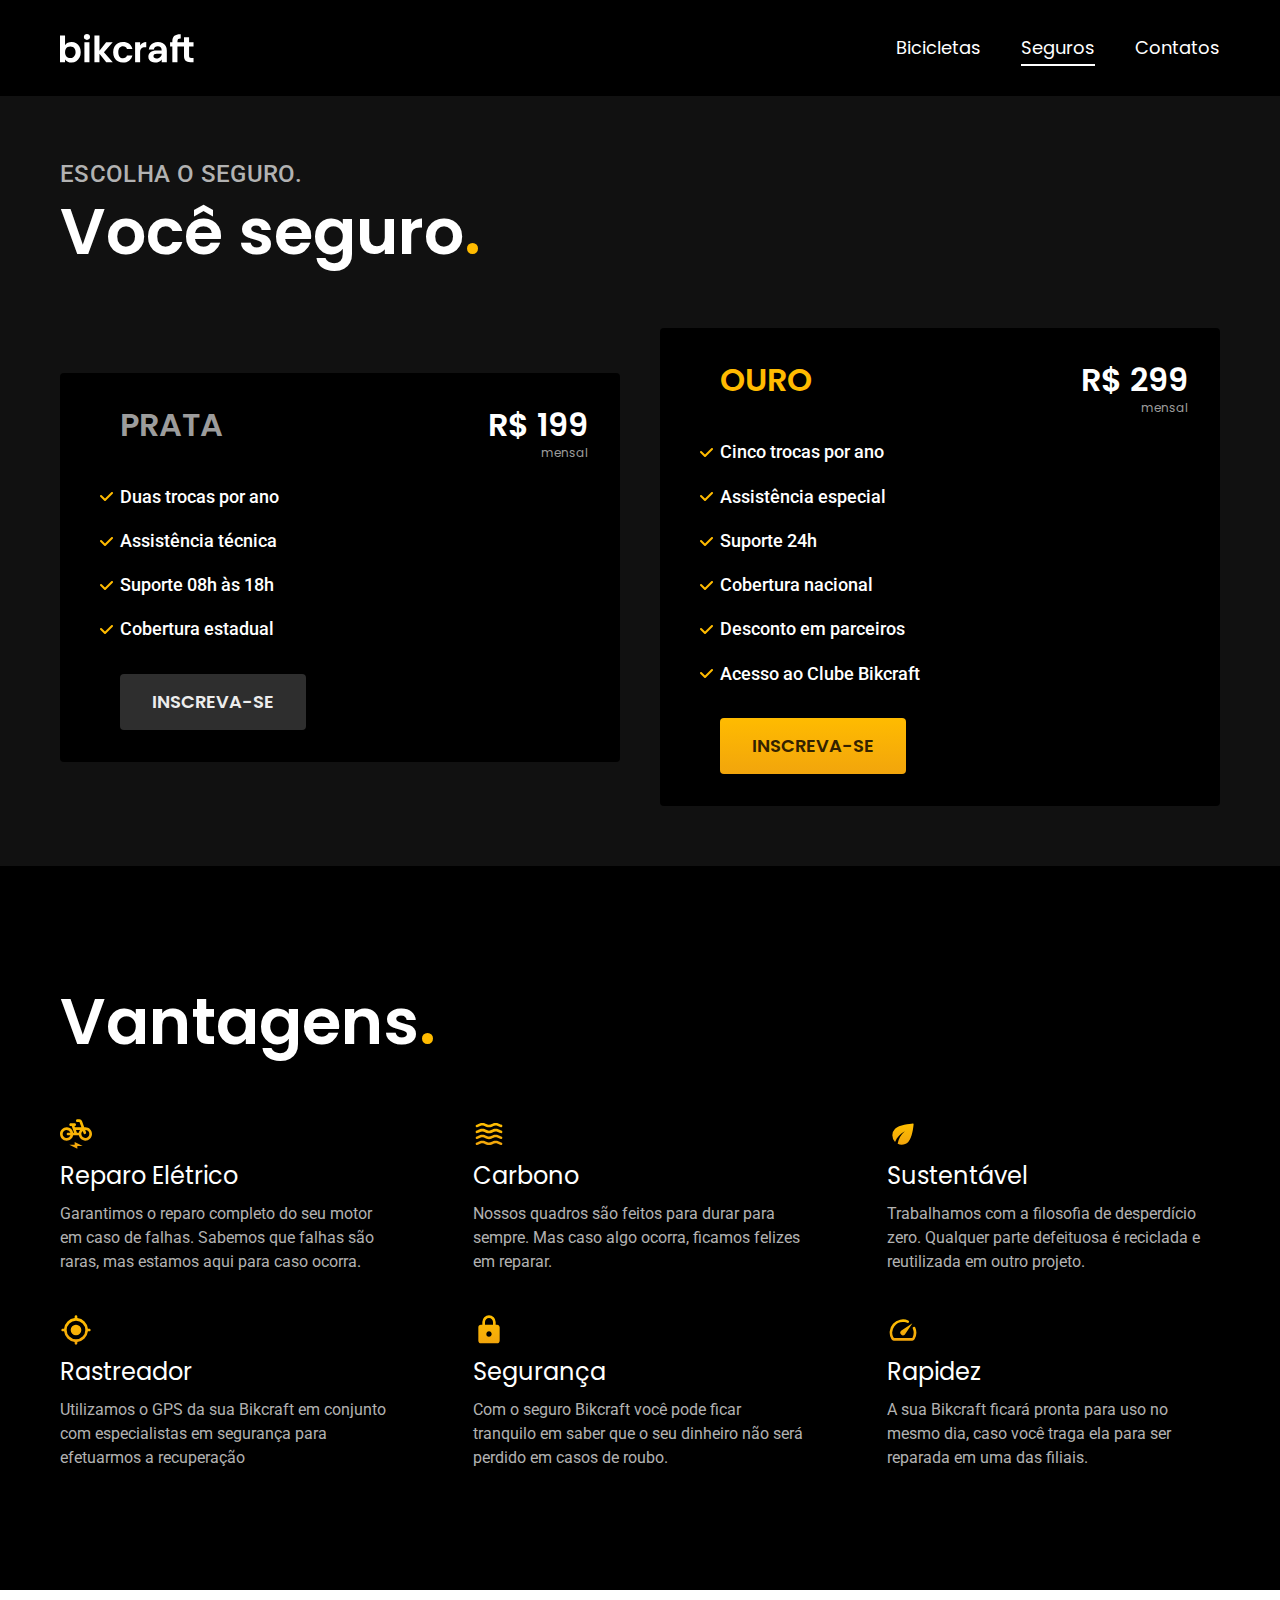
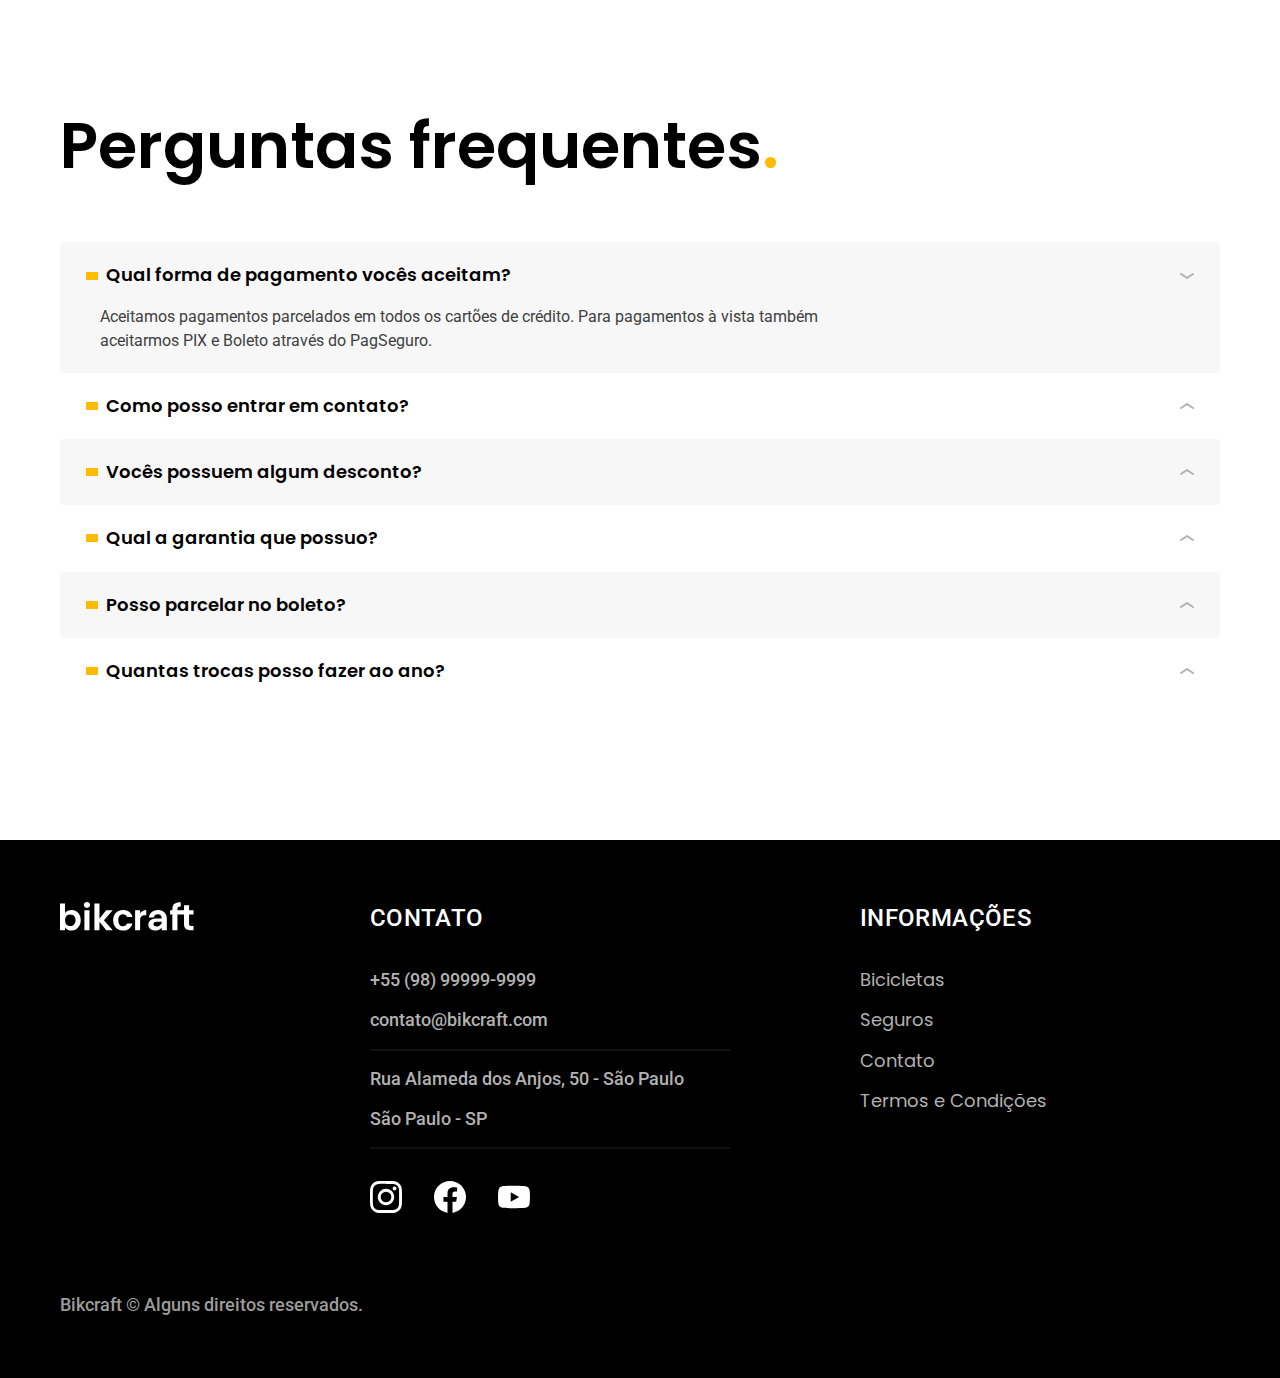
<file: seguros.html>
<!DOCTYPE html>
<html lang="en">
  <head>
    <meta charset="UTF-8" />
    <meta name="viewport" content="width=device-width, initial-scale=1.0" />
    <title>Seguros | Bikcraft</title>
    <meta
      name="description"
      content="Bicicletas elétricas de alta precisão e qualidade, feitas sob medida para você. Explore o mundo na sua velocidade com a Bikcraft."
    />
    <link rel="icon" href="./favicon.svg" type="image/svg+xml" />
    <link rel="stylesheet" href="./css/style.min.css" />
    <link rel="preconnect" href="https://fonts.googleapis.com" />
    <link rel="preconnect" href="https://fonts.gstatic.com" crossorigin />
    <link
      href="https://fonts.googleapis.com/css2?family=Merriweather:ital@1&family=Poppins:wght@400;600&family=Roboto:wght@400;500&display=swap"
      rel="stylesheet"
    />
    <script>
      document.documentElement.classList.add("js");
    </script>
  </head>

  <body id="seguros">
    <header class="header-bg">
      <div class="header container">
        <a href="./">
          <img src="./img/bikcraft.svg" alt="Bikcraft" />
        </a>

        <nav aria-label="primaria">
          <ul class="header-menu font-1-m">
            <li><a href="./bicicletas.html">Bicicletas</a></li>
            <li><a href="./seguros.html">Seguros</a></li>
            <li><a href="./contato.html">Contatos</a></li>
          </ul>
        </nav>
      </div>
    </header>

    <main class="seguros-bg">
      <div class="titulo-bg">
        <div class="titulo container">
          <p class="font-2-l-b cor-5">Escolha o seguro.</p>
          <h1 class="font-1-xxl cor-0">
            Você seguro<span class="cor-p1">.</span>
          </h1>
        </div>
      </div>

      <div class="seguros container">
        <div class="seguros-item">
          <h3 class="font-1-xl cor-6">PRATA</h3>
          <span class="font-1-xl cor-0"
            >R$ 199 <span class="font-1-xs cor-6">mensal</span></span
          >
          <ul class="font-2-m cor-0">
            <li>Duas trocas por ano</li>
            <li>Assistência técnica</li>
            <li>Suporte 08h às 18h</li>
            <li>Cobertura estadual</li>
          </ul>
          <a class="botao2" href="./orcamento.html?tipo=seguro&produto=prata"
            >Inscreva-se</a
          >
        </div>

        <div class="seguros-item">
          <h3 class="font-1-xl cor-p1">OURO</h3>
          <span class="font-1-xl cor-0"
            >R$ 299 <span class="font-1-xs cor-6">mensal</span></span
          >
          <ul class="font-2-m cor-0">
            <li>Cinco trocas por ano</li>
            <li>Assistência especial</li>
            <li>Suporte 24h</li>
            <li>Cobertura nacional</li>
            <li>Desconto em parceiros</li>
            <li>Acesso ao Clube Bikcraft</li>
          </ul>
          <a class="botao" href="./orcamento.html?tipo=seguro&produto=ouro"
            >Inscreva-se</a
          >
        </div>
      </div>

      <article class="vantagens-bg">
        <div class="vantagens container">
          <h2 class="font-1-xxl cor-0">
            Vantagens<span class="cor-p1">.</span>
          </h2>
          <ul>
            <li>
              <img src="./img/icones/eletrica.svg" alt="" />
              <h3 class="font-1-l cor-0">Reparo Elétrico</h3>
              <p class="font-2-s cor-5">
                Garantimos o reparo completo do seu motor em caso de falhas.
                Sabemos que falhas são raras, mas estamos aqui para caso ocorra.
              </p>
            </li>
            <li>
              <img src="./img/icones/carbono.svg" alt="" />
              <h3 class="font-1-l cor-0">Carbono</h3>
              <p class="font-2-s cor-5">
                Nossos quadros são feitos para durar para sempre. Mas caso algo
                ocorra, ficamos felizes em reparar.
              </p>
            </li>
            <li>
              <img src="./img/icones/sustentavel.svg" alt="" />
              <h3 class="font-1-l cor-0">Sustentável</h3>
              <p class="font-2-s cor-5">
                Trabalhamos com a filosofia de desperdício zero. Qualquer parte
                defeituosa é reciclada e reutilizada em outro projeto.
              </p>
            </li>
            <li>
              <img src="./img/icones/rastreador.svg" alt="" />
              <h3 class="font-1-l cor-0">Rastreador</h3>
              <p class="font-2-s cor-5">
                Utilizamos o GPS da sua Bikcraft em conjunto com especialistas
                em segurança para efetuarmos a recuperação
              </p>
            </li>
            <li>
              <img src="./img/icones/seguro.svg" alt="" />
              <h3 class="font-1-l cor-0">Segurança</h3>
              <p class="font-2-s cor-5">
                Com o seguro Bikcraft você pode ficar tranquilo em saber que o
                seu dinheiro não será perdido em casos de roubo.
              </p>
            </li>
            <li>
              <img src="./img/icones/velocidade.svg" alt="" />
              <h3 class="font-1-l cor-0">Rapidez</h3>
              <p class="font-2-s cor-5">
                A sua Bikcraft ficará pronta para uso no mesmo dia, caso você
                traga ela para ser reparada em uma das filiais.
              </p>
            </li>
          </ul>
        </div>
      </article>

      <article class="perguntas-bg">
        <div class="perguntas container">
          <h2 class="font-1-xxl">
            Perguntas frequentes<span class="cor-p1">.</span>
          </h2>

          <dl>
            <div>
              <dt>
                <button
                  class="font-1-m-b"
                  aria-controls="pergunta1"
                  aria-expanded="true"
                >
                  Qual forma de pagamento vocês aceitam?
                </button>
              </dt>
              <dd id="pergunta1" class="font-2-s cor-9 ativa">
                Aceitamos pagamentos parcelados em todos os cartões de crédito.
                Para pagamentos à vista também aceitarmos PIX e Boleto através
                do PagSeguro.
              </dd>
            </div>
            <div>
              <dt>
                <button
                  class="font-1-m-b"
                  aria-controls="pergunta2"
                  aria-expanded="false"
                >
                  Como posso entrar em contato?
                </button>
              </dt>
              <dd id="pergunta2" class="font-2-s cor-9">
                Aceitamos pagamentos parcelados em todos os cartões de crédito.
                Para pagamentos à vista também aceitarmos PIX e Boleto através
                do PagSeguro.
              </dd>
            </div>
            <div>
              <dt>
                <button
                  class="font-1-m-b"
                  aria-controls="pergunta3"
                  aria-expanded="false"
                >
                  Vocês possuem algum desconto?
                </button>
              </dt>
              <dd id="pergunta3" class="font-2-s cor-9">
                Aceitamos pagamentos parcelados em todos os cartões de crédito.
                Para pagamentos à vista também aceitarmos PIX e Boleto através
                do PagSeguro.
              </dd>
            </div>
            <div>
              <dt>
                <button
                  class="font-1-m-b"
                  aria-controls="pergunta4"
                  aria-expanded="false"
                >
                  Qual a garantia que possuo?
                </button>
              </dt>
              <dd id="pergunta4" class="font-2-s cor-9">
                Aceitamos pagamentos parcelados em todos os cartões de crédito.
                Para pagamentos à vista também aceitarmos PIX e Boleto através
                do PagSeguro.
              </dd>
            </div>
            <div>
              <dt>
                <button
                  class="font-1-m-b"
                  aria-controls="pergunta5"
                  aria-expanded="false"
                >
                  Posso parcelar no boleto?
                </button>
              </dt>
              <dd id="pergunta5" class="font-2-s cor-9">
                Aceitamos pagamentos parcelados em todos os cartões de crédito.
                Para pagamentos à vista também aceitarmos PIX e Boleto através
                do PagSeguro.
              </dd>
            </div>
            <div>
              <dt>
                <button
                  class="font-1-m-b"
                  aria-controls="pergunta6"
                  aria-expanded="false"
                >
                  Quantas trocas posso fazer ao ano?
                </button>
              </dt>
              <dd id="pergunta6" class="font-2-s cor-9">
                Aceitamos pagamentos parcelados em todos os cartões de crédito.
                Para pagamentos à vista também aceitarmos PIX e Boleto através
                do PagSeguro.
              </dd>
            </div>
          </dl>
        </div>
      </article>
    </main>

    <footer class="footer-bg">
      <div class="footer container">
        <img src="./img/bikcraft.svg" alt="Bikcraft" />
        <div class="footer-contato">
          <h3 class="font-2-l-b cor-0">Contato</h3>
          <ul class="font-2-m cor-5">
            <li><a href="tel:+5598999999999">+55 (98) 99999-9999</a></li>
            <li>
              <a href="mailto:contato@bikcraft.com">contato@bikcraft.com</a>
            </li>
            <li>Rua Alameda dos Anjos, 50 - São Paulo</li>
            <li>São Paulo - SP</li>
          </ul>
          <div class="footer-redes">
            <a href="./">
              <img src="./img/redes/instagram.svg" alt="Instagram" />
            </a>
            <a href="./">
              <img src="./img/redes/facebook.svg" alt="Facebook" />
            </a>
            <a href="./">
              <img src="./img/redes/youtube.svg" alt="Youtube" />
            </a>
          </div>
        </div>
        <div class="footer-informacoes">
          <h3 class="font-2-l-b cor-0">Informações</h3>
          <nav>
            <ul class="font-1-m cor-5">
              <li><a href="./bicicletas.html">Bicicletas</a></li>
              <li><a href="./seguros.html">Seguros</a></li>
              <li><a href="./contato.html">Contato</a></li>
              <li><a href="./termos.html">Termos e Condições</a></li>
            </ul>
          </nav>
        </div>
        <p class="footer-copy font-2-m cor-6">
          Bikcraft © Alguns direitos reservados.
        </p>
      </div>
    </footer>
    <script src="./js/script.js"></script>
  </body>
</html>
</file>
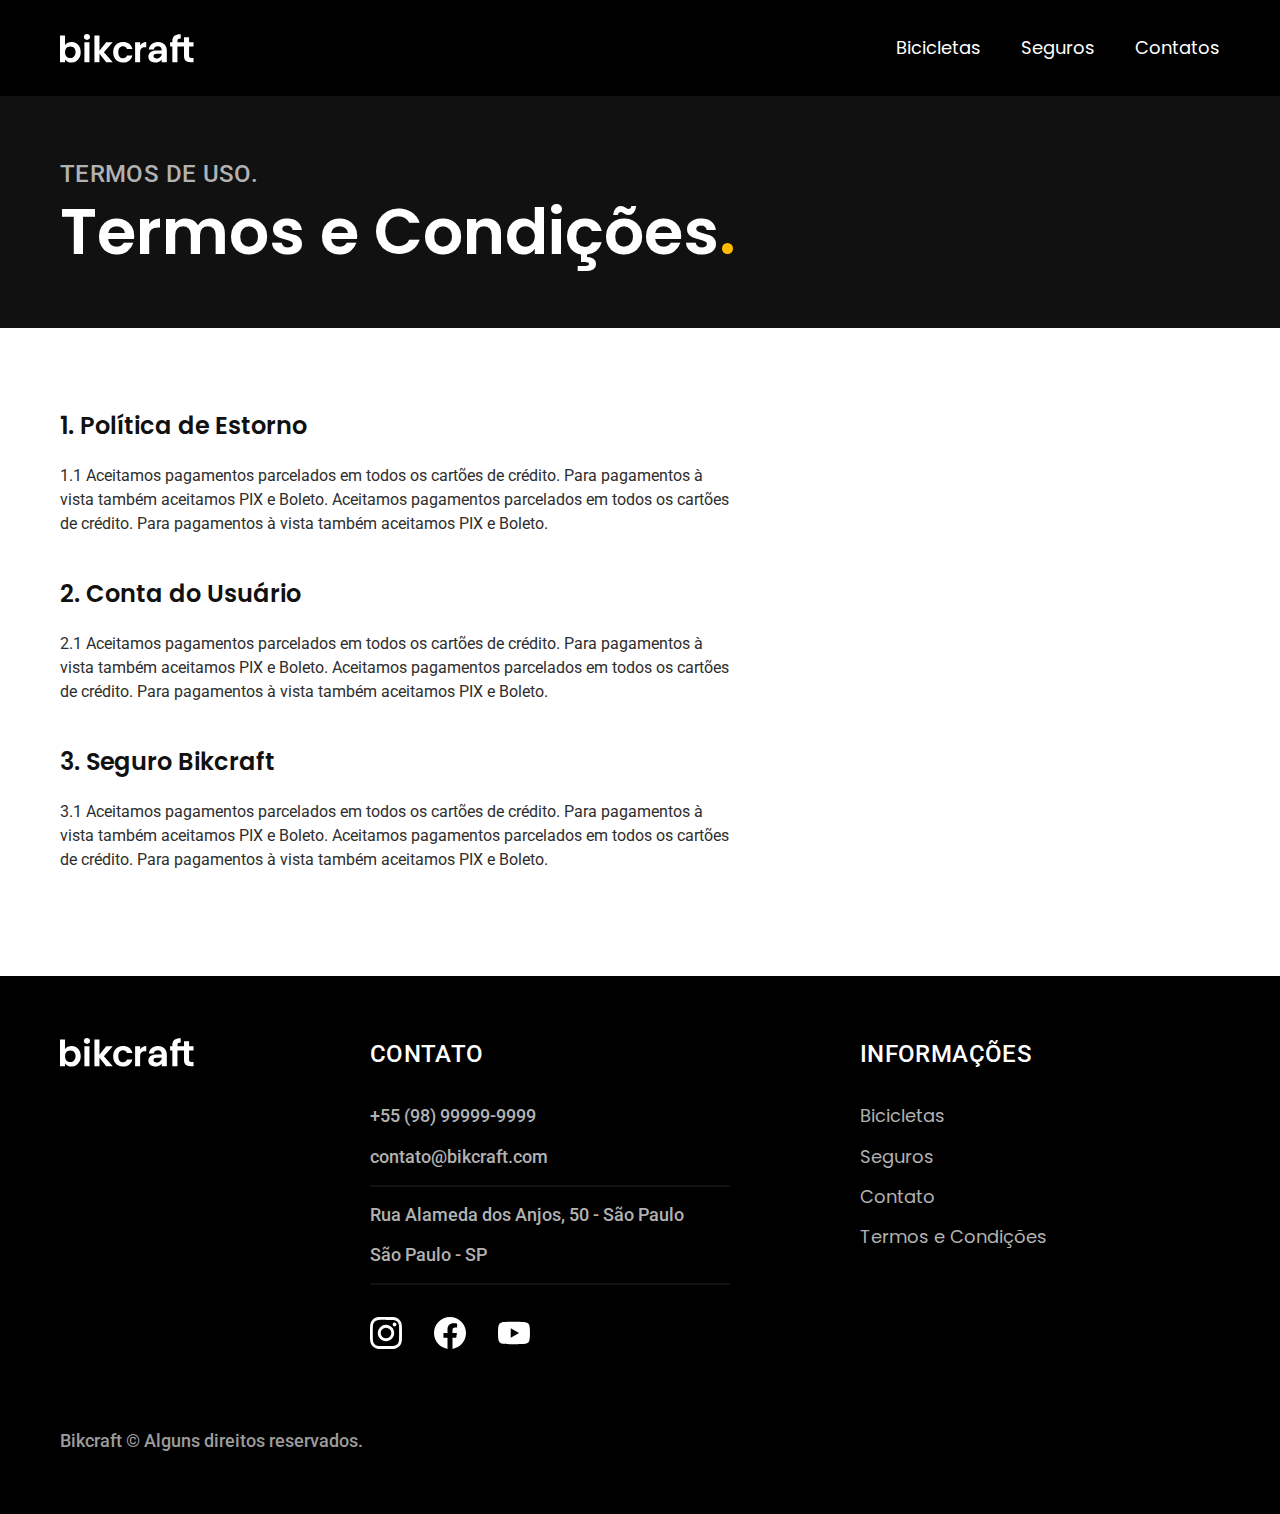
<file: termos.html>
<!DOCTYPE html>
<html lang="en">
  <head>
    <meta charset="UTF-8" />
    <meta name="viewport" content="width=device-width, initial-scale=1.0" />
    <title>Termos e Condições | Bikcraft</title>
    <meta
      name="description"
      content="Bicicletas elétricas de alta precisão e qualidade, feitas sob medida para você. Explore o mundo na sua velocidade com a Bikcraft."
    />
    <link rel="icon" href="./favicon.svg" type="image/svg+xml" />
    <link rel="stylesheet" href="./css/style.min.css" />
    <link rel="preconnect" href="https://fonts.googleapis.com" />
    <link rel="preconnect" href="https://fonts.gstatic.com" crossorigin />
    <link
      href="https://fonts.googleapis.com/css2?family=Merriweather:ital@1&family=Poppins:wght@400;600&family=Roboto:wght@400;500&display=swap"
      rel="stylesheet"
    />
    <script>
      document.documentElement.classList.add("js");
    </script>
  </head>

  <body>
    <header class="header-bg">
      <div class="header container">
        <a href="./">
          <img src="./img/bikcraft.svg" alt="Bikcraft" />
        </a>

        <nav aria-label="primaria">
          <ul class="header-menu font-1-m">
            <li><a href="./bicicletas.html">Bicicletas</a></li>
            <li><a href="./seguros.html">Seguros</a></li>
            <li><a href="./contato.html">Contatos</a></li>
          </ul>
        </nav>
      </div>
    </header>

    <main>
      <div class="titulo-bg">
        <div class="titulo container">
          <p class="font-2-l-b cor-5">Termos de uso.</p>
          <h1 class="font-1-xxl cor-0">
            Termos e Condições<span class="cor-p1">.</span>
          </h1>
        </div>
      </div>

      <div class="termos font-2-s cor-10 container">
        <h2 class="font-1-l cor-11">1. Política de Estorno</h2>
        <p>
          1.1 Aceitamos pagamentos parcelados em todos os cartões de crédito.
          Para pagamentos à vista também aceitamos PIX e Boleto. Aceitamos
          pagamentos parcelados em todos os cartões de crédito. Para pagamentos
          à vista também aceitamos PIX e Boleto.
        </p>
        <h2 class="font-1-l cor-11">2. Conta do Usuário</h2>
        <p>
          2.1 Aceitamos pagamentos parcelados em todos os cartões de crédito.
          Para pagamentos à vista também aceitamos PIX e Boleto. Aceitamos
          pagamentos parcelados em todos os cartões de crédito. Para pagamentos
          à vista também aceitamos PIX e Boleto.
        </p>
        <h2 class="font-1-l cor-11">3. Seguro Bikcraft</h2>
        <p>
          3.1 Aceitamos pagamentos parcelados em todos os cartões de crédito.
          Para pagamentos à vista também aceitamos PIX e Boleto. Aceitamos
          pagamentos parcelados em todos os cartões de crédito. Para pagamentos
          à vista também aceitamos PIX e Boleto.
        </p>
      </div>
    </main>

    <footer class="footer-bg">
      <div class="footer container">
        <img src="./img/bikcraft.svg" alt="Bikcraft" />
        <div class="footer-contato">
          <h3 class="font-2-l-b cor-0">Contato</h3>
          <ul class="font-2-m cor-5">
            <li><a href="tel:+5598999999999">+55 (98) 99999-9999</a></li>
            <li>
              <a href="mailto:contato@bikcraft.com">contato@bikcraft.com</a>
            </li>
            <li>Rua Alameda dos Anjos, 50 - São Paulo</li>
            <li>São Paulo - SP</li>
          </ul>
          <div class="footer-redes">
            <a href="./">
              <img src="./img/redes/instagram.svg" alt="Instagram" />
            </a>
            <a href="./">
              <img src="./img/redes/facebook.svg" alt="Facebook" />
            </a>
            <a href="./">
              <img src="./img/redes/youtube.svg" alt="Youtube" />
            </a>
          </div>
        </div>
        <div class="footer-informacoes">
          <h3 class="font-2-l-b cor-0">Informações</h3>
          <nav>
            <ul class="font-1-m cor-5">
              <li><a href="./bicicletas.html">Bicicletas</a></li>
              <li><a href="./seguros.html">Seguros</a></li>
              <li><a href="./contato.html">Contato</a></li>
              <li><a href="./termos.html">Termos e Condições</a></li>
            </ul>
          </nav>
        </div>
        <p class="footer-copy font-2-m cor-6">
          Bikcraft © Alguns direitos reservados.
        </p>
      </div>
    </footer>
    <script src="./js/script.js"></script>
  </body>
</html>
</file>
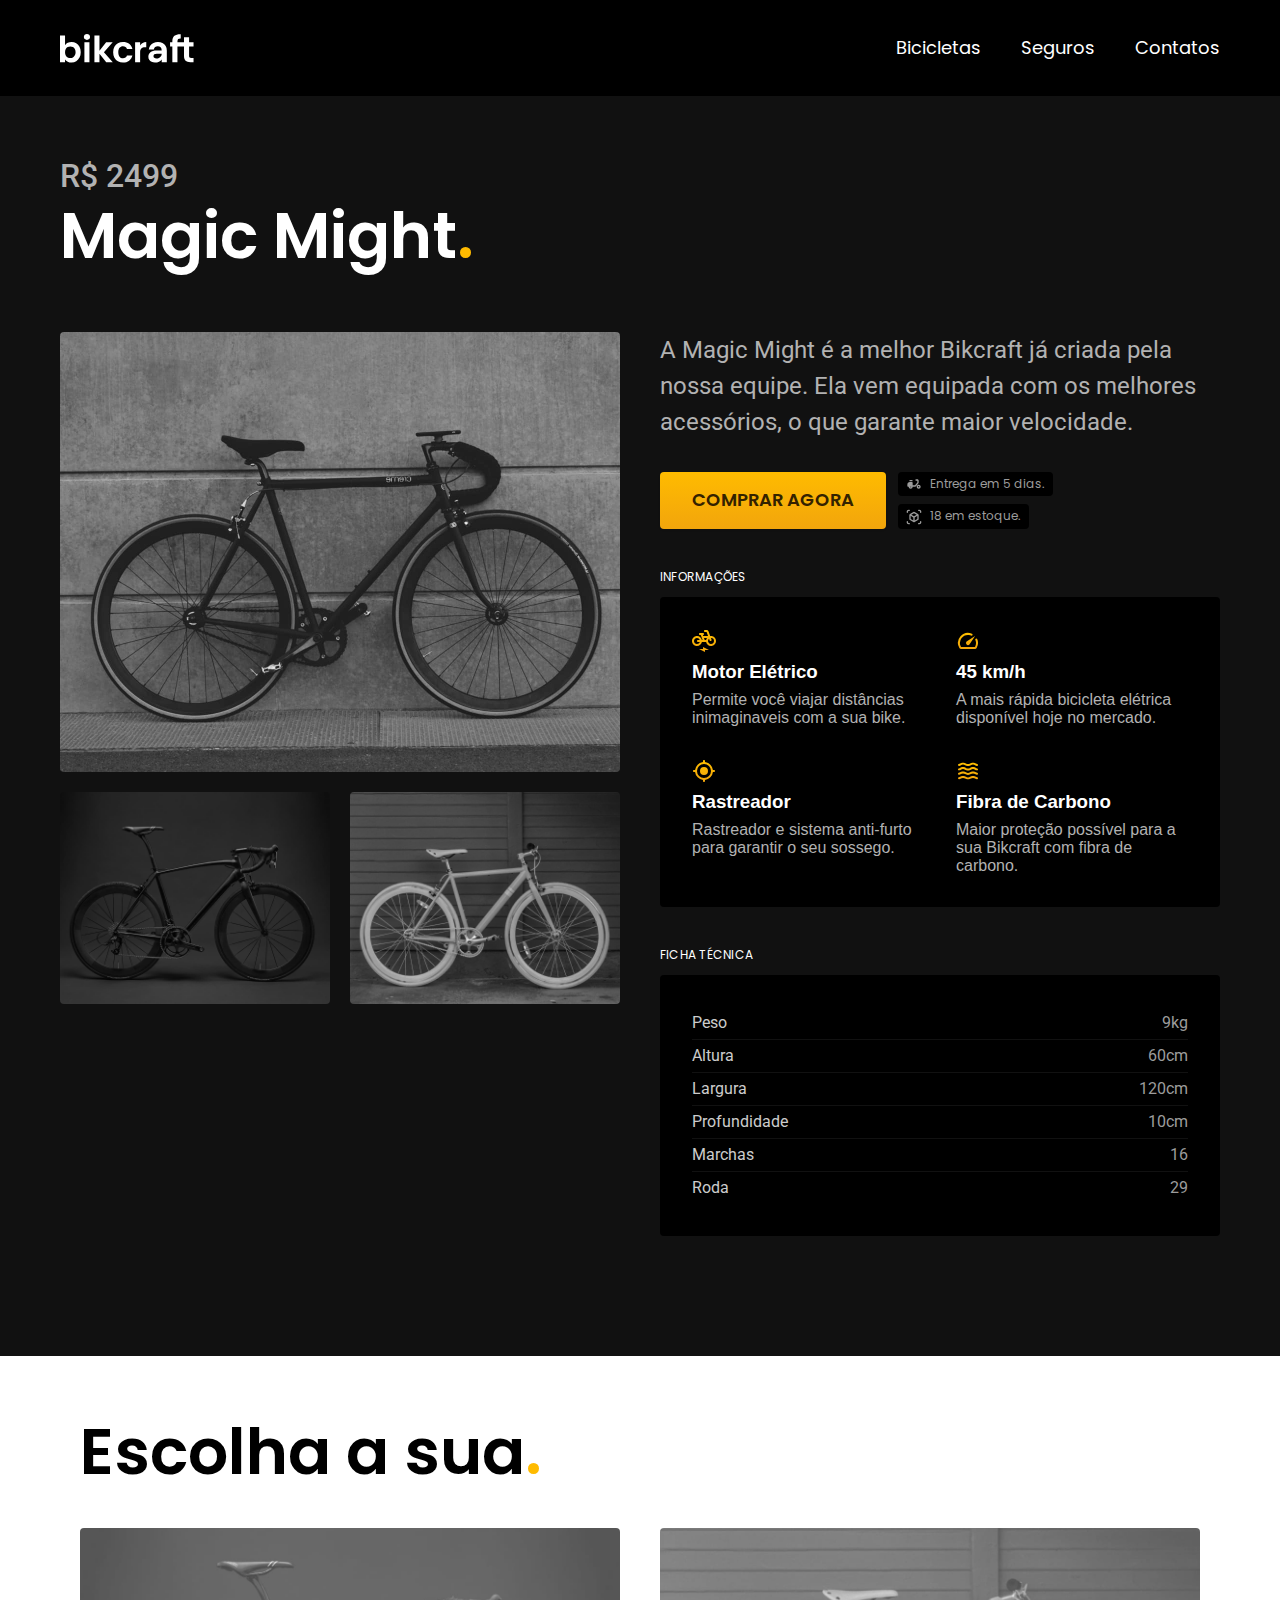
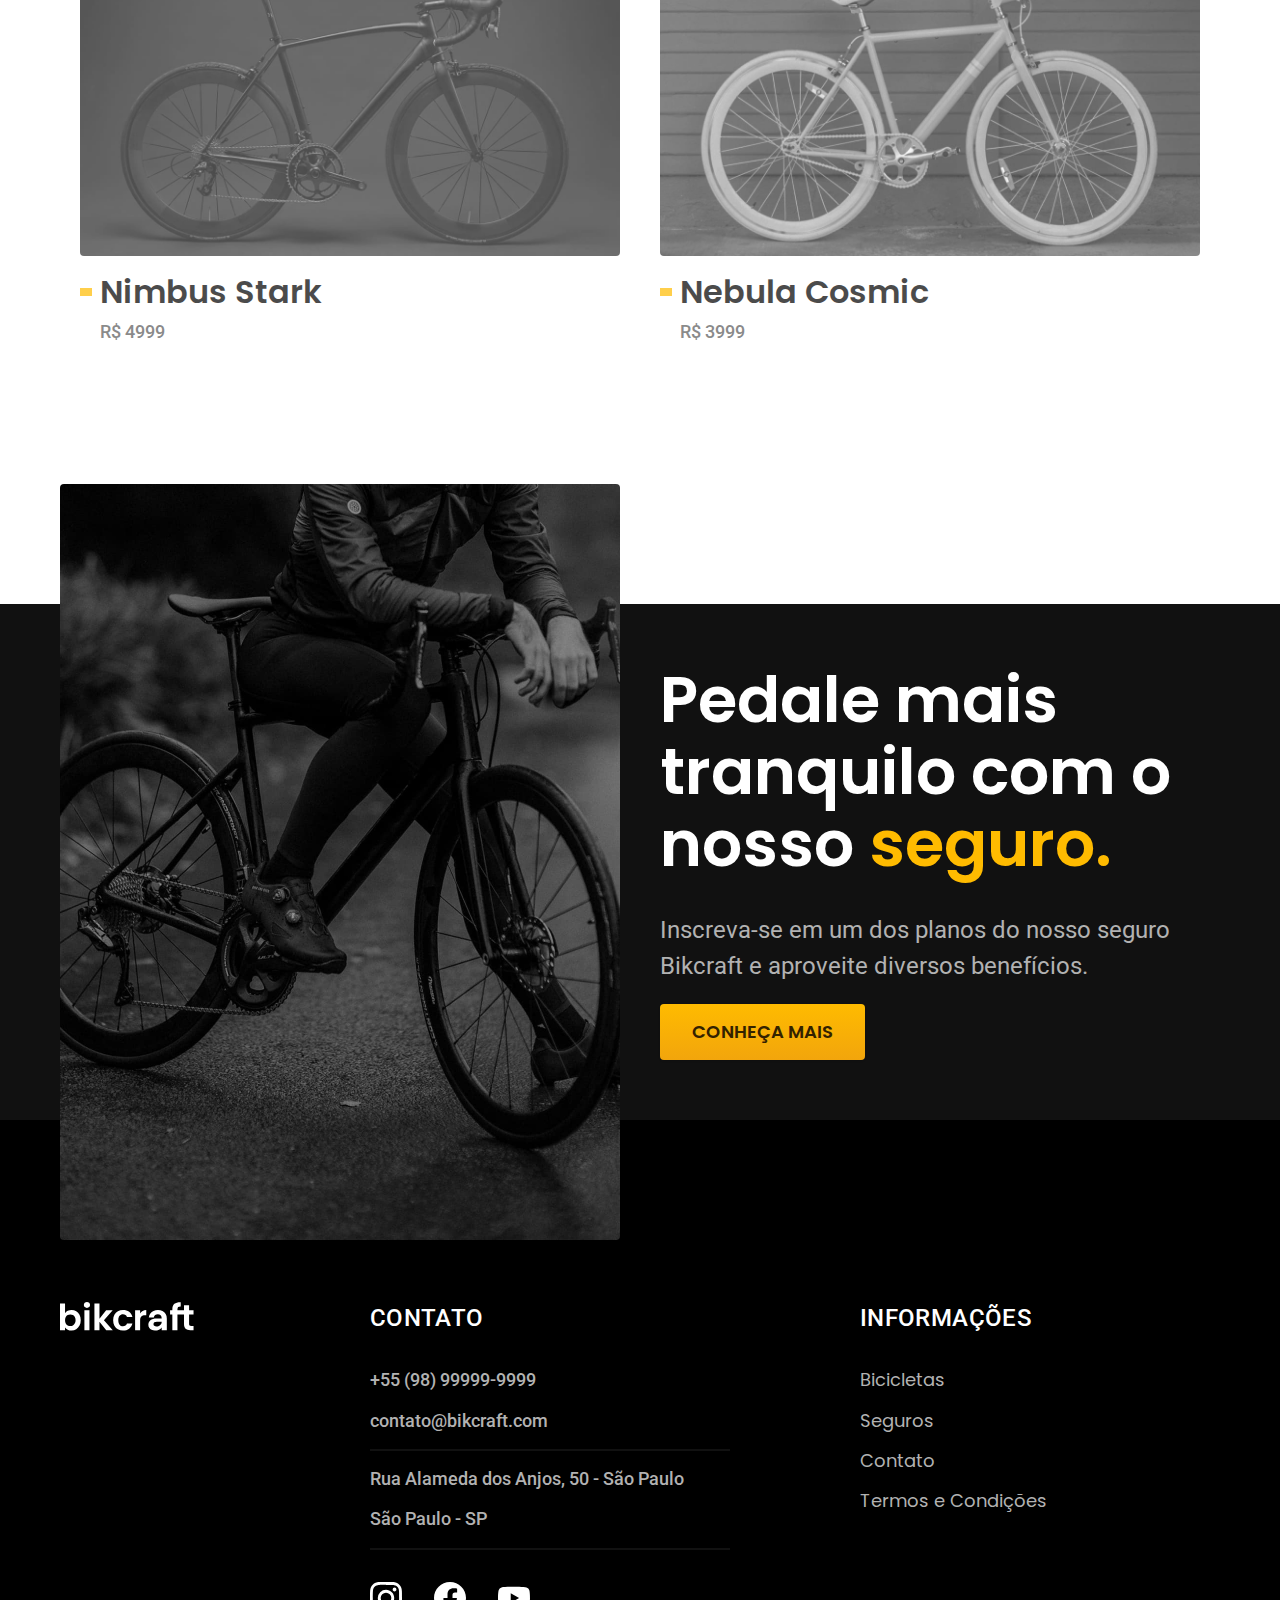
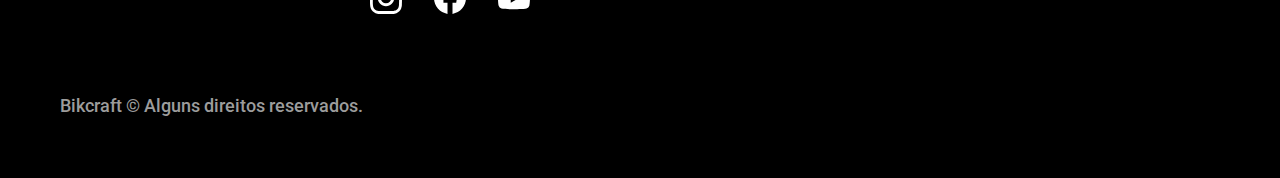
<file: bicicletas/magic.html>
<!DOCTYPE html>
<html lang="en">
  <head>
    <meta charset="UTF-8" />
    <meta name="viewport" content="width=device-width, initial-scale=1.0" />
    <title>Magic | Bikcraft</title>
    <meta
      name="description"
      content="Bicicletas elétricas de alta precisão e qualidade, feitas sob medida para você. Explore o mundo na sua velocidade com a Bikcraft."
    />
    <link rel="icon" href="../favicon.svg" type="image/svg+xml" />
    <link rel="stylesheet" href="../css/style.min.css" />
    <link rel="preconnect" href="https://fonts.googleapis.com" />
    <link rel="preconnect" href="https://fonts.gstatic.com" crossorigin />
    <link
      href="https://fonts.googleapis.com/css2?family=Merriweather:ital@1&family=Poppins:wght@400;600&family=Roboto:wght@400;500&display=swap"
      rel="stylesheet"
    />
    <script>
      document.documentElement.classList.add("js");
    </script>
  </head>

  <body>
    <header class="header-bg">
      <div class="header container">
        <a href="./">
          <img src="../img/bikcraft.svg" alt="Bikcraft" />
        </a>

        <nav aria-label="primaria">
          <ul class="header-menu font-1-m">
            <li><a href="../bicicletas.html">Bicicletas</a></li>
            <li><a href="../seguros.html">Seguros</a></li>
            <li><a href="../contato.html">Contatos</a></li>
          </ul>
        </nav>
      </div>
    </header>

    <main class="titulo-bg">
      <div>
        <div class="titulo container">
          <p class="font-2-xl cor-5">R$ 2499</p>
          <h1 class="font-1-xxl cor-0">
            Magic Might<span class="cor-p1">.</span>
          </h1>
        </div>
      </div>
      <div class="bicicleta container">
        <div class="bicicleta-imagem">
          <img src="../img/bicicleta/nimbus2.jpg" alt="" />
          <img src="../img/bicicleta/nimbus1.jpg" alt="" />
          <img src="../img/bicicleta/nimbus3.jpg" alt="" />
        </div>
        <div class="bicicleta-conteudo">
          <p class="font-2-l cor-5">
            A Magic Might é a melhor Bikcraft já criada pela nossa equipe. Ela
            vem equipada com os melhores acessórios, o que garante maior
            velocidade.
          </p>
          <div class="bicicleta-comprar">
            <a
              class="botao"
              href="../orcamento.html?tipo=bikcraft&produto=magic"
              >Comprar Agora</a
            >
            <span class="font-1-xs cor-6"
              ><img src="../img/icones/entrega.svg" alt="" />Entrega em 5
              dias.</span
            >
            <span class="font-1-xs cor-6"
              ><img src="../img/icones/estoque.svg" alt="" />18 em
              estoque.</span
            >
          </div>

          <h2 class="font-1-xs cor-0">Informações</h2>
          <ul class="bicicleta-informacoes">
            <li>
              <img src="../img/icones/eletrica.svg" alt="" />
              <h3 class="cor-0">Motor Elétrico</h3>
              <p class="cor-5">
                Permite você viajar distâncias inimaginaveis com a sua bike.
              </p>
            </li>
            <li>
              <img src="../img/icones/velocidade.svg" alt="" />
              <h3 class="cor-0">45 km/h</h3>
              <p class="cor-5">
                A mais rápida bicicleta elétrica disponível hoje no mercado.
              </p>
            </li>
            <li>
              <img src="../img/icones/rastreador.svg" alt="" />
              <h3 class="cor-0">Rastreador</h3>
              <p class="cor-5">
                Rastreador e sistema anti-furto para garantir o seu sossego.
              </p>
            </li>
            <li>
              <img src="../img/icones/carbono.svg" alt="" />
              <h3 class="cor-0">Fibra de Carbono</h3>
              <p class="cor-5">
                Maior proteção possível para a sua Bikcraft com fibra de
                carbono.
              </p>
            </li>
          </ul>
          <h2 class="font-1-xs cor-0">Ficha técnica</h2>
          <ul class="bicicleta-ficha font-2-s cor-4">
            <li>Peso <span>9kg</span></li>
            <li>Altura <span>60cm</span></li>
            <li>Largura <span>120cm</span></li>
            <li>Profundidade <span>10cm</span></li>
            <li>Marchas <span>16</span></li>
            <li>Roda <span>29</span></li>
          </ul>
        </div>
      </div>
    </main>

    <article class="bicicletas-lista container">
      <h2 class="font-1-xxl container">
        Escolha a sua<span class="cor-p1">.</span>
      </h2>

      <ul>
        <li>
          <a href="./nimbus.html">
            <img src="../img/bicicletas/nimbus.jpg" alt="Bicicleta preta" />
            <h3 class="font-1-xl">Nimbus Stark</h3>
            <span class="font-2-m cor-8">R$ 4999</span>
          </a>
        </li>
        <li>
          <a href="./nebula.html">
            <img src="../img/bicicletas/nebula.jpg" alt="Bicicleta preta" />
            <h3 class="font-1-xl">Nebula Cosmic</h3>
            <span class="font-2-m cor-8">R$ 3999</span>
          </a>
        </li>
      </ul>
    </article>

    <article class="seguro-bg">
      <div class="seguro container">
        <div class="seguro-imagem">
          <img src="../img/fotos/seguros.jpg" alt="Pessoa com bicicleta" />
        </div>
        <div class="seguro-conteudo">
          <h2 class="font-1-xxl cor-0">
            Pedale mais tranquilo com o nosso
            <span class="cor-p1">seguro.</span>
          </h2>
          <p class="font-2-l cor-5">
            Inscreva-se em um dos planos do nosso seguro Bikcraft e aproveite
            diversos benefícios.
          </p>
          <a class="botao" href="../seguros.html">Conheça mais</a>
        </div>
      </div>
    </article>

    <footer class="footer-bg">
      <div class="footer container">
        <img src="../img/bikcraft.svg" alt="Bikcraft" />
        <div class="footer-contato">
          <h3 class="font-2-l-b cor-0">Contato</h3>
          <ul class="font-2-m cor-5">
            <li><a href="tel:+5598999999999">+55 (98) 99999-9999</a></li>
            <li>
              <a href="mailto:contato@bikcraft.com">contato@bikcraft.com</a>
            </li>
            <li>Rua Alameda dos Anjos, 50 - São Paulo</li>
            <li>São Paulo - SP</li>
          </ul>
          <div class="footer-redes">
            <a href="./">
              <img src="../img/redes/instagram.svg" alt="Instagram" />
            </a>
            <a href="./">
              <img src="../img/redes/facebook.svg" alt="Facebook" />
            </a>
            <a href="./">
              <img src="../img/redes/youtube.svg" alt="Youtube" />
            </a>
          </div>
        </div>
        <div class="footer-informacoes">
          <h3 class="font-2-l-b cor-0">Informações</h3>
          <nav>
            <ul class="font-1-m cor-5">
              <li><a href="./bicicletas.html">Bicicletas</a></li>
              <li><a href="./seguros.html">Seguros</a></li>
              <li><a href="./contato.html">Contato</a></li>
              <li><a href="./termos.html">Termos e Condições</a></li>
            </ul>
          </nav>
        </div>
        <p class="footer-copy font-2-m cor-6">
          Bikcraft © Alguns direitos reservados.
        </p>
      </div>
    </footer>
    <script src="../js/script.js"></script>
  </body>
</html>
</file>
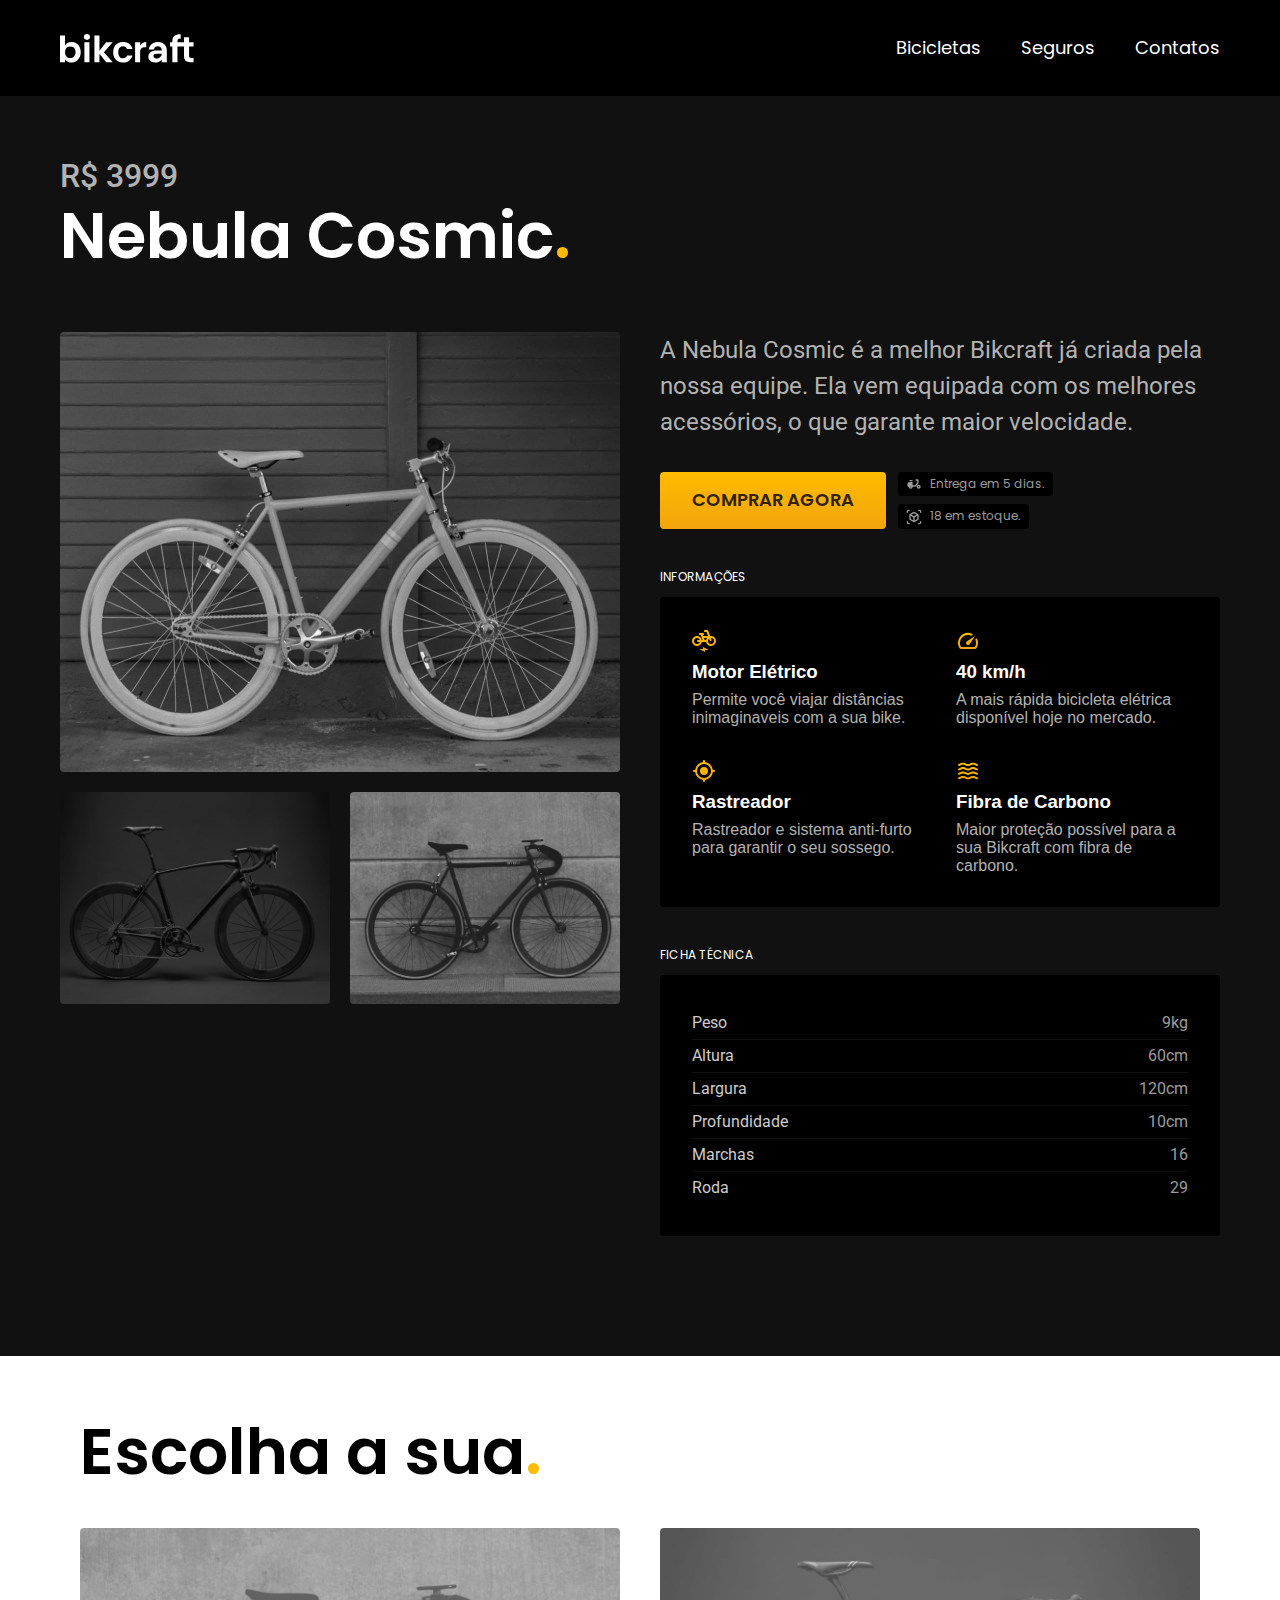
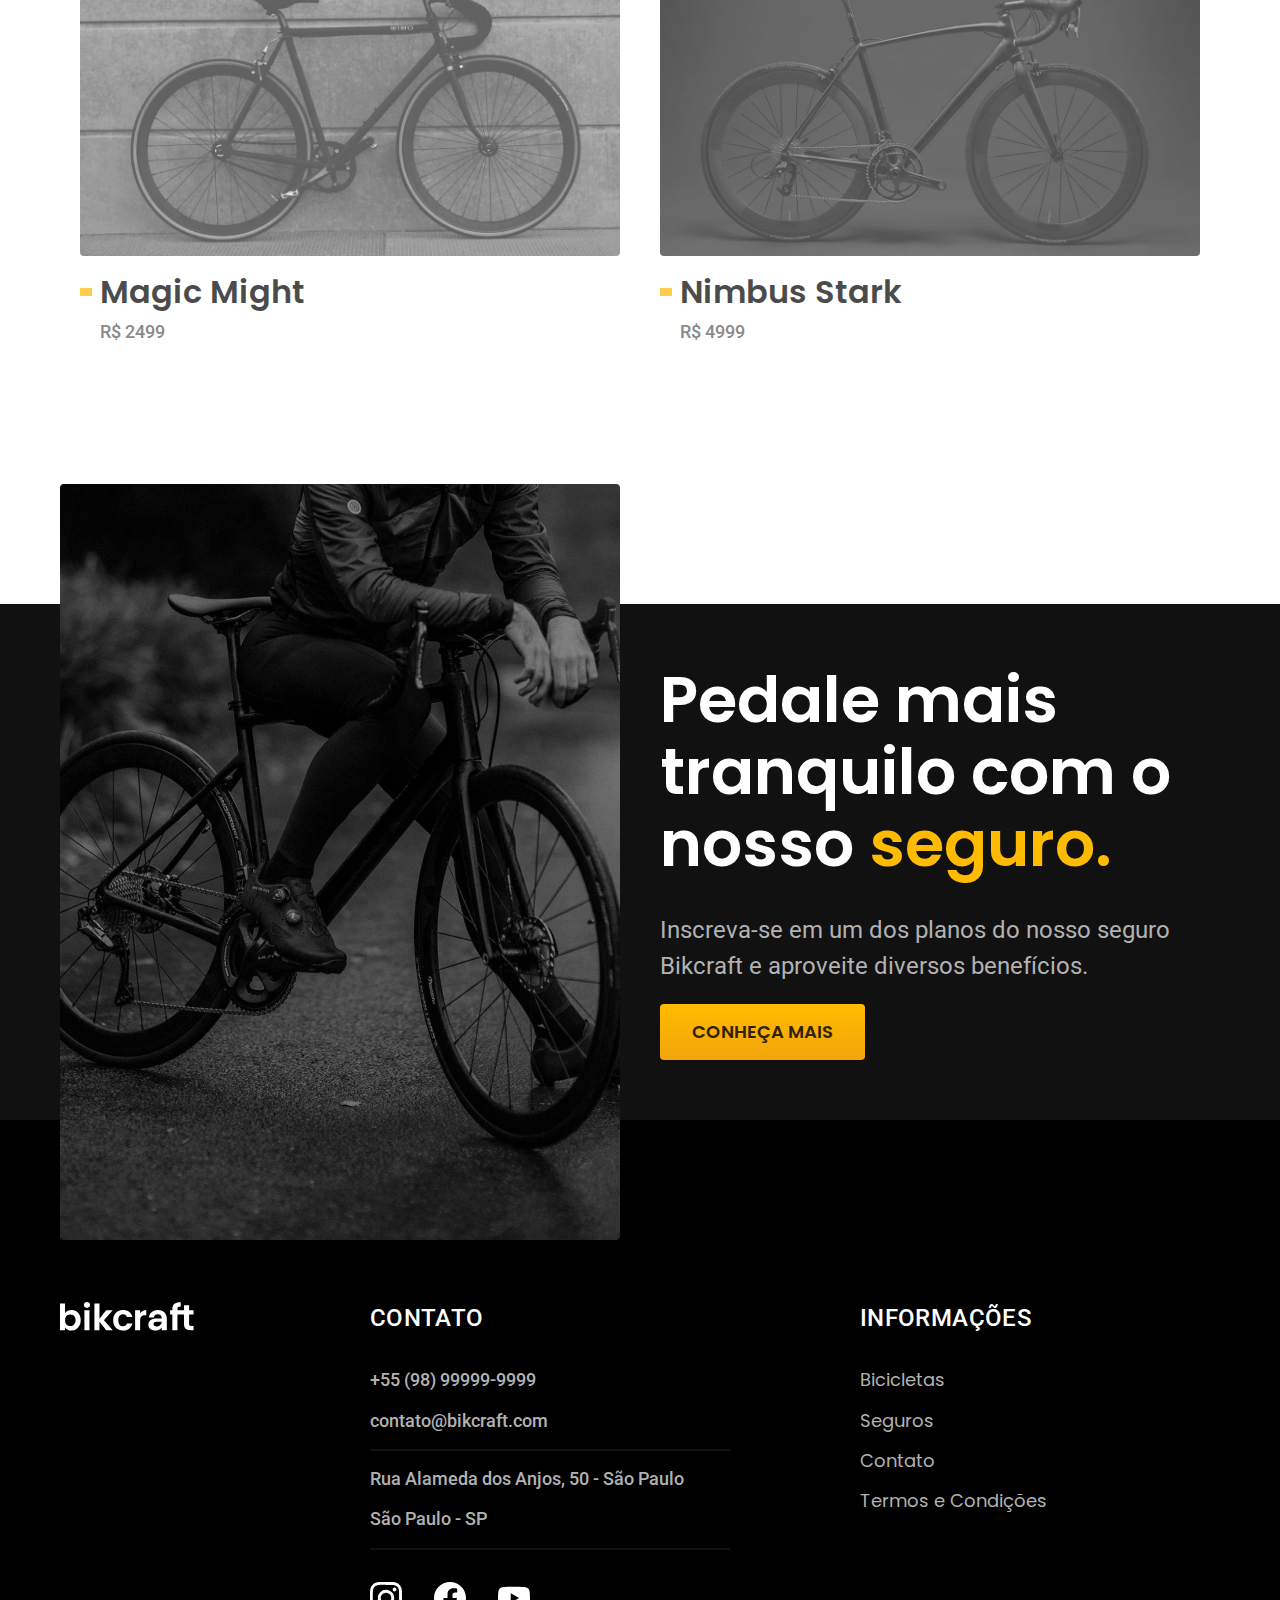
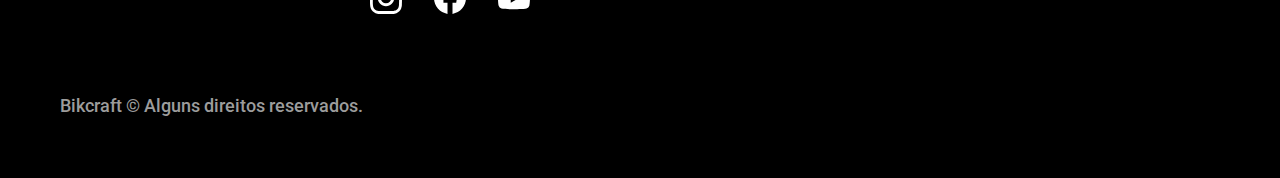
<file: bicicletas/nebula.html>
<!DOCTYPE html>
<html lang="en">
  <head>
    <meta charset="UTF-8" />
    <meta name="viewport" content="width=device-width, initial-scale=1.0" />
    <title>Nebula | Bikcraft</title>
    <meta
      name="description"
      content="Bicicletas elétricas de alta precisão e qualidade, feitas sob medida para você. Explore o mundo na sua velocidade com a Bikcraft."
    />
    <link rel="icon" href="../favicon.svg" type="image/svg+xml" />
    <link rel="stylesheet" href="../css/style.min.css" />
    <link rel="preconnect" href="https://fonts.googleapis.com" />
    <link rel="preconnect" href="https://fonts.gstatic.com" crossorigin />
    <link
      href="https://fonts.googleapis.com/css2?family=Merriweather:ital@1&family=Poppins:wght@400;600&family=Roboto:wght@400;500&display=swap"
      rel="stylesheet"
    />
    <script>
      document.documentElement.classList.add("js");
    </script>
  </head>

  <body>
    <header class="header-bg">
      <div class="header container">
        <a href="./">
          <img src="../img/bikcraft.svg" alt="Bikcraft" />
        </a>

        <nav aria-label="primaria">
          <ul class="header-menu font-1-m">
            <li><a href="../bicicletas.html">Bicicletas</a></li>
            <li><a href="../seguros.html">Seguros</a></li>
            <li><a href="../contato.html">Contatos</a></li>
          </ul>
        </nav>
      </div>
    </header>

    <main class="titulo-bg">
      <div>
        <div class="titulo container">
          <p class="font-2-xl cor-5">R$ 3999</p>
          <h1 class="font-1-xxl cor-0">
            Nebula Cosmic<span class="cor-p1">.</span>
          </h1>
        </div>
      </div>
      <div class="bicicleta container">
        <div class="bicicleta-imagem">
          <img src="../img/bicicleta/nimbus3.jpg" alt="" />
          <img src="../img/bicicleta/nimbus1.jpg" alt="" />
          <img src="../img/bicicleta/nimbus2.jpg" alt="" />
        </div>
        <div class="bicicleta-conteudo">
          <p class="font-2-l cor-5">
            A Nebula Cosmic é a melhor Bikcraft já criada pela nossa equipe. Ela
            vem equipada com os melhores acessórios, o que garante maior
            velocidade.
          </p>
          <div class="bicicleta-comprar">
            <a
              class="botao"
              href="../orcamento.html?tipo=bikcraft&produto=nebula"
              >Comprar Agora</a
            >
            <span class="font-1-xs cor-6"
              ><img src="../img/icones/entrega.svg" alt="" />Entrega em 5
              dias.</span
            >
            <span class="font-1-xs cor-6"
              ><img src="../img/icones/estoque.svg" alt="" />18 em
              estoque.</span
            >
          </div>

          <h2 class="font-1-xs cor-0">Informações</h2>
          <ul class="bicicleta-informacoes">
            <li>
              <img src="../img/icones/eletrica.svg" alt="" />
              <h3 class="cor-0">Motor Elétrico</h3>
              <p class="cor-5">
                Permite você viajar distâncias inimaginaveis com a sua bike.
              </p>
            </li>
            <li>
              <img src="../img/icones/velocidade.svg" alt="" />
              <h3 class="cor-0">40 km/h</h3>
              <p class="cor-5">
                A mais rápida bicicleta elétrica disponível hoje no mercado.
              </p>
            </li>
            <li>
              <img src="../img/icones/rastreador.svg" alt="" />
              <h3 class="cor-0">Rastreador</h3>
              <p class="cor-5">
                Rastreador e sistema anti-furto para garantir o seu sossego.
              </p>
            </li>
            <li>
              <img src="../img/icones/carbono.svg" alt="" />
              <h3 class="cor-0">Fibra de Carbono</h3>
              <p class="cor-5">
                Maior proteção possível para a sua Bikcraft com fibra de
                carbono.
              </p>
            </li>
          </ul>
          <h2 class="font-1-xs cor-0">Ficha técnica</h2>
          <ul class="bicicleta-ficha font-2-s cor-4">
            <li>Peso <span>9kg</span></li>
            <li>Altura <span>60cm</span></li>
            <li>Largura <span>120cm</span></li>
            <li>Profundidade <span>10cm</span></li>
            <li>Marchas <span>16</span></li>
            <li>Roda <span>29</span></li>
          </ul>
        </div>
      </div>
    </main>

    <article class="bicicletas-lista container">
      <h2 class="font-1-xxl container">
        Escolha a sua<span class="cor-p1">.</span>
      </h2>

      <ul>
        <li>
          <a href="./magic.html">
            <img src="../img/bicicletas/magic.jpg" alt="Bicicleta preta" />
            <h3 class="font-1-xl">Magic Might</h3>
            <span class="font-2-m cor-8">R$ 2499</span>
          </a>
        </li>
        <li>
          <a href="./nimbus.html">
            <img src="../img/bicicletas/nimbus.jpg" alt="Bicicleta preta" />
            <h3 class="font-1-xl">Nimbus Stark</h3>
            <span class="font-2-m cor-8">R$ 4999</span>
          </a>
        </li>
      </ul>
    </article>

    <article class="seguro-bg">
      <div class="seguro container">
        <div class="seguro-imagem">
          <img src="../img/fotos/seguros.jpg" alt="Pessoa com bicicleta" />
        </div>
        <div class="seguro-conteudo">
          <h2 class="font-1-xxl cor-0">
            Pedale mais tranquilo com o nosso
            <span class="cor-p1">seguro.</span>
          </h2>
          <p class="font-2-l cor-5">
            Inscreva-se em um dos planos do nosso seguro Bikcraft e aproveite
            diversos benefícios.
          </p>
          <a class="botao" href="../seguros.html">Conheça mais</a>
        </div>
      </div>
    </article>

    <footer class="footer-bg">
      <div class="footer container">
        <img src="../img/bikcraft.svg" alt="Bikcraft" />
        <div class="footer-contato">
          <h3 class="font-2-l-b cor-0">Contato</h3>
          <ul class="font-2-m cor-5">
            <li><a href="tel:+5598999999999">+55 (98) 99999-9999</a></li>
            <li>
              <a href="mailto:contato@bikcraft.com">contato@bikcraft.com</a>
            </li>
            <li>Rua Alameda dos Anjos, 50 - São Paulo</li>
            <li>São Paulo - SP</li>
          </ul>
          <div class="footer-redes">
            <a href="./">
              <img src="../img/redes/instagram.svg" alt="Instagram" />
            </a>
            <a href="./">
              <img src="../img/redes/facebook.svg" alt="Facebook" />
            </a>
            <a href="./">
              <img src="../img/redes/youtube.svg" alt="Youtube" />
            </a>
          </div>
        </div>
        <div class="footer-informacoes">
          <h3 class="font-2-l-b cor-0">Informações</h3>
          <nav>
            <ul class="font-1-m cor-5">
              <li><a href="./bicicletas.html">Bicicletas</a></li>
              <li><a href="./seguros.html">Seguros</a></li>
              <li><a href="./contato.html">Contato</a></li>
              <li><a href="./termos.html">Termos e Condições</a></li>
            </ul>
          </nav>
        </div>
        <p class="footer-copy font-2-m cor-6">
          Bikcraft © Alguns direitos reservados.
        </p>
      </div>
    </footer>
    <script src="../js/script.js"></script>
  </body>
</html>
</file>
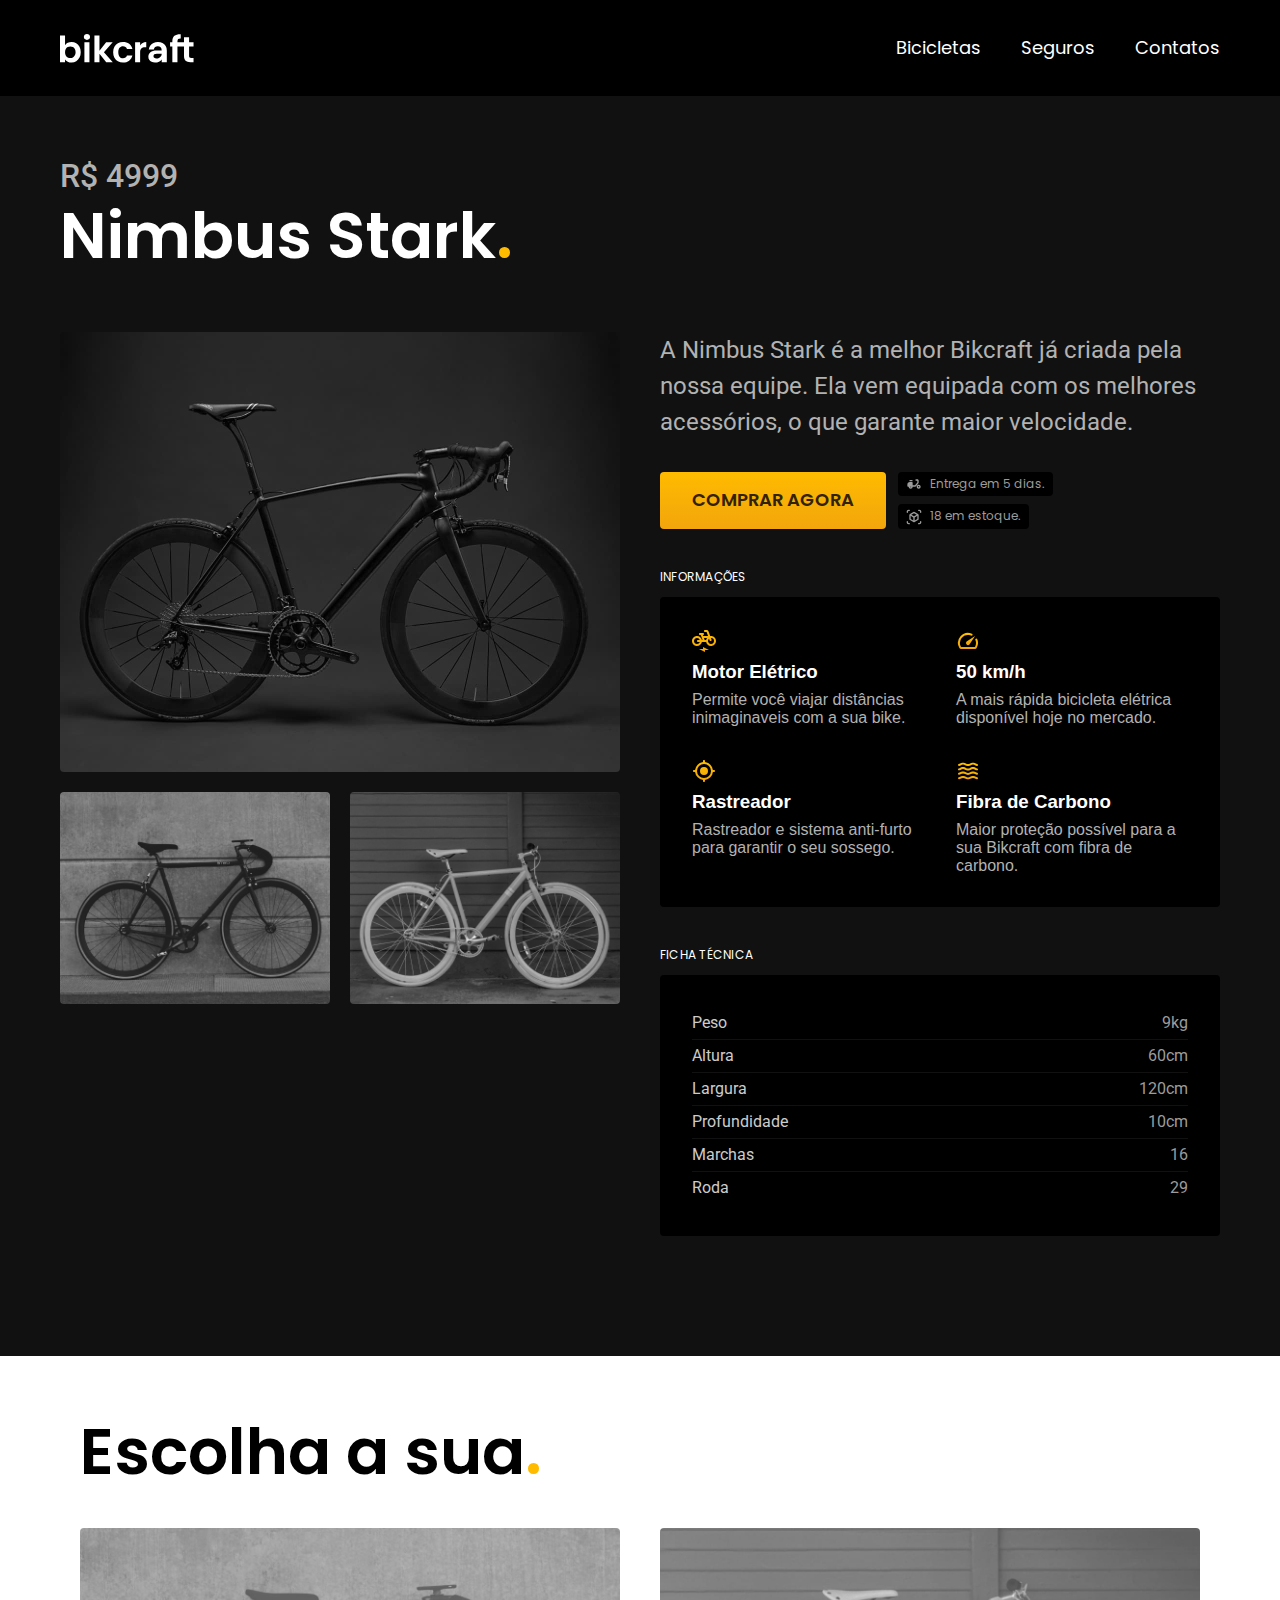
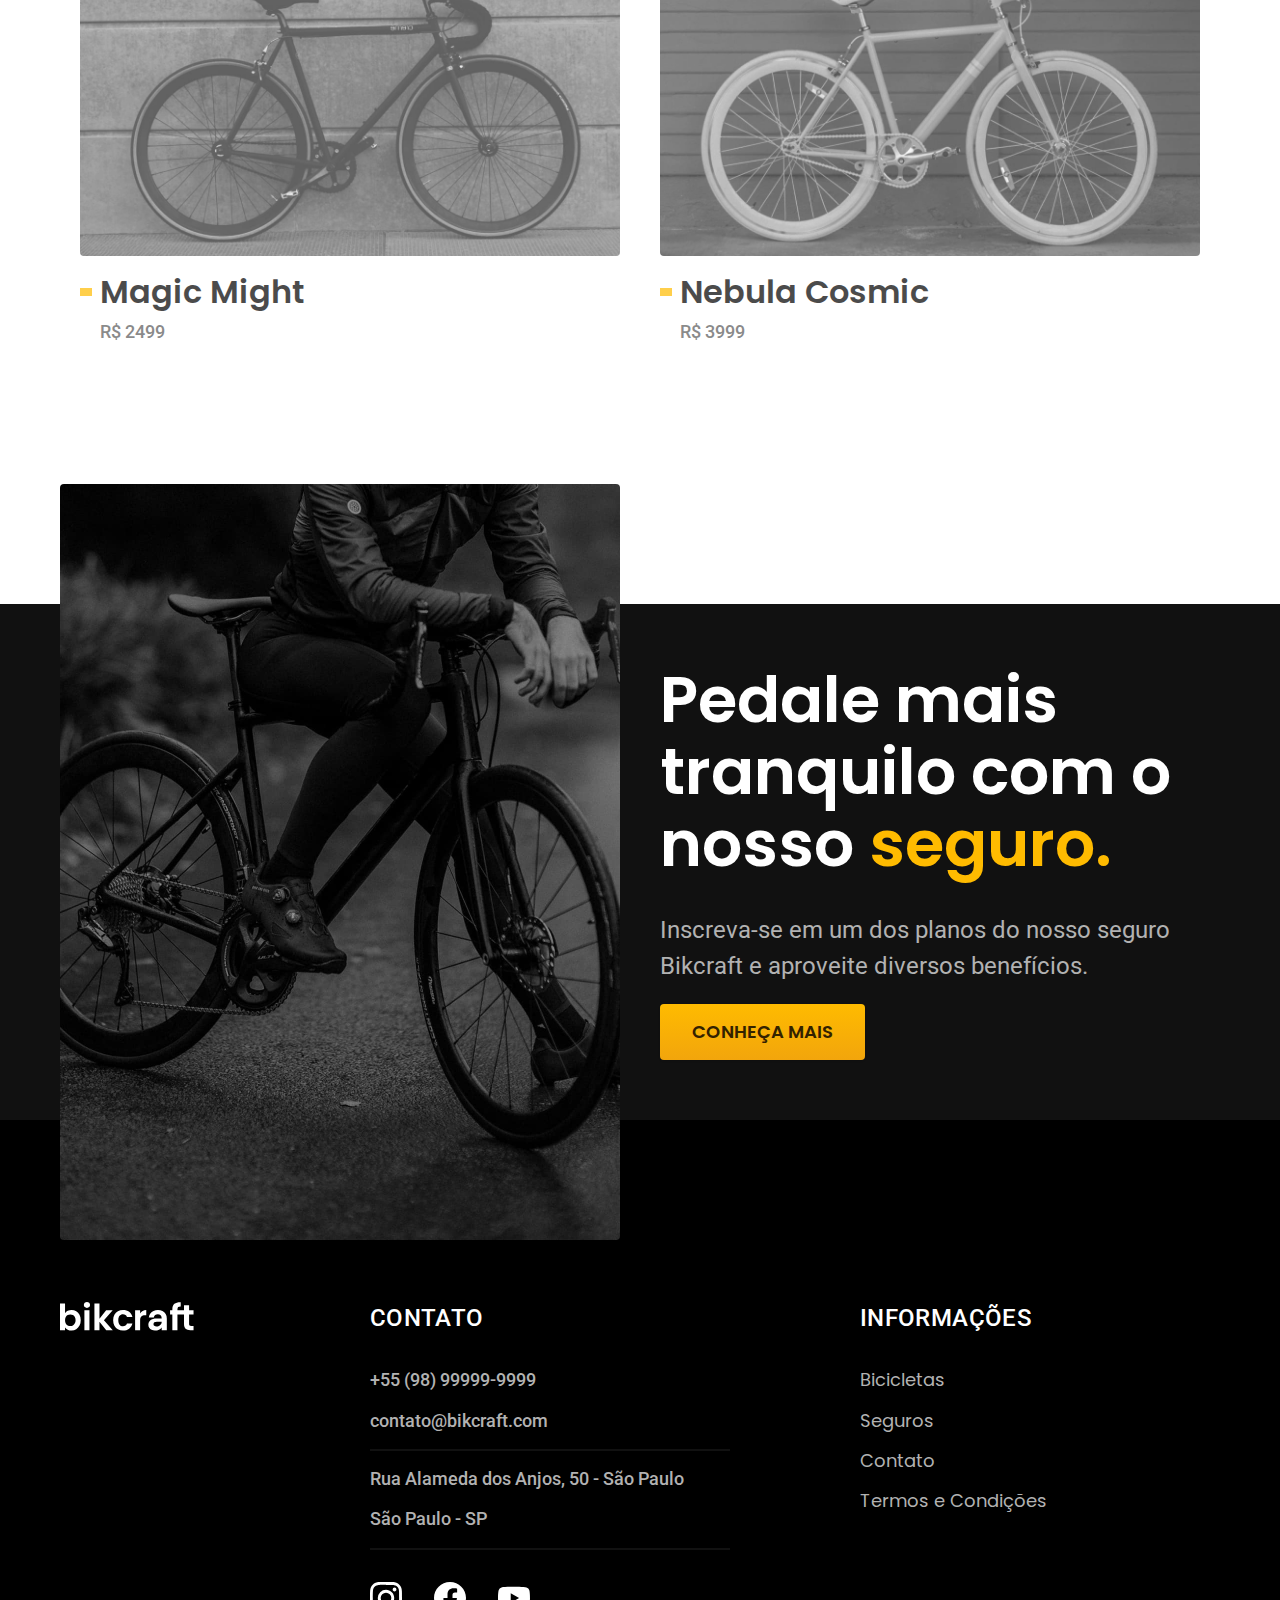
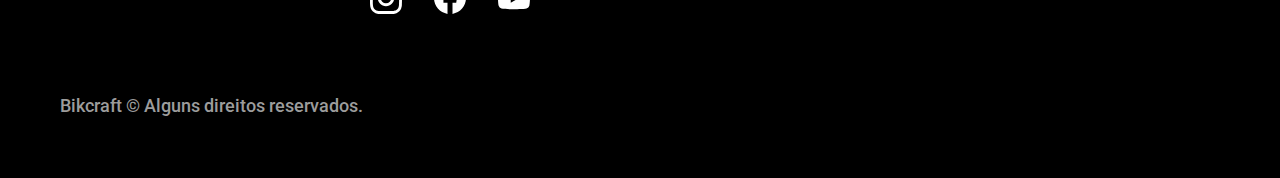
<file: bicicletas/nimbus.html>
<!DOCTYPE html>
<html lang="en">
  <head>
    <meta charset="UTF-8" />
    <meta name="viewport" content="width=device-width, initial-scale=1.0" />
    <title>Nimbus | Bikcraft</title>
    <meta
      name="description"
      content="Bicicletas elétricas de alta precisão e qualidade, feitas sob medida para você. Explore o mundo na sua velocidade com a Bikcraft."
    />
    <link rel="icon" href="../favicon.svg" type="image/svg+xml" />
    <link rel="stylesheet" href="../css/style.min.css" />
    <link rel="preconnect" href="https://fonts.googleapis.com" />
    <link rel="preconnect" href="https://fonts.gstatic.com" crossorigin />
    <link
      href="https://fonts.googleapis.com/css2?family=Merriweather:ital@1&family=Poppins:wght@400;600&family=Roboto:wght@400;500&display=swap"
      rel="stylesheet"
    />
    <script>
      document.documentElement.classList.add("js");
    </script>
  </head>

  <body>
    <header class="header-bg">
      <div class="header container">
        <a href="./">
          <img src="../img/bikcraft.svg" alt="Bikcraft" />
        </a>

        <nav aria-label="primaria">
          <ul class="header-menu font-1-m">
            <li><a href="../bicicletas.html">Bicicletas</a></li>
            <li><a href="../seguros.html">Seguros</a></li>
            <li><a href="../contato.html">Contatos</a></li>
          </ul>
        </nav>
      </div>
    </header>

    <main class="titulo-bg">
      <div>
        <div class="titulo container">
          <p class="font-2-xl cor-5">R$ 4999</p>
          <h1 class="font-1-xxl cor-0">
            Nimbus Stark<span class="cor-p1">.</span>
          </h1>
        </div>
      </div>
      <div class="bicicleta container">
        <div class="bicicleta-imagem">
          <img src="../img/bicicleta/nimbus1.jpg" alt="" />
          <img src="../img/bicicleta/nimbus2.jpg" alt="" />
          <img src="../img/bicicleta/nimbus3.jpg" alt="" />
        </div>
        <div class="bicicleta-conteudo">
          <p class="font-2-l cor-5">
            A Nimbus Stark é a melhor Bikcraft já criada pela nossa equipe. Ela
            vem equipada com os melhores acessórios, o que garante maior
            velocidade.
          </p>
          <div class="bicicleta-comprar">
            <a
              class="botao"
              href="../orcamento.html?tipo=bikcraft&produto=nimbus"
              >Comprar Agora</a
            >
            <span class="font-1-xs cor-6"
              ><img src="../img/icones/entrega.svg" alt="" />Entrega em 5
              dias.</span
            >
            <span class="font-1-xs cor-6"
              ><img src="../img/icones/estoque.svg" alt="" />18 em
              estoque.</span
            >
          </div>

          <h2 class="font-1-xs cor-0">Informações</h2>
          <ul class="bicicleta-informacoes">
            <li>
              <img src="../img/icones/eletrica.svg" alt="" />
              <h3 class="cor-0">Motor Elétrico</h3>
              <p class="cor-5">
                Permite você viajar distâncias inimaginaveis com a sua bike.
              </p>
            </li>
            <li>
              <img src="../img/icones/velocidade.svg" alt="" />
              <h3 class="cor-0">50 km/h</h3>
              <p class="cor-5">
                A mais rápida bicicleta elétrica disponível hoje no mercado.
              </p>
            </li>
            <li>
              <img src="../img/icones/rastreador.svg" alt="" />
              <h3 class="cor-0">Rastreador</h3>
              <p class="cor-5">
                Rastreador e sistema anti-furto para garantir o seu sossego.
              </p>
            </li>
            <li>
              <img src="../img/icones/carbono.svg" alt="" />
              <h3 class="cor-0">Fibra de Carbono</h3>
              <p class="cor-5">
                Maior proteção possível para a sua Bikcraft com fibra de
                carbono.
              </p>
            </li>
          </ul>
          <h2 class="font-1-xs cor-0">Ficha técnica</h2>
          <ul class="bicicleta-ficha font-2-s cor-4">
            <li>Peso <span>9kg</span></li>
            <li>Altura <span>60cm</span></li>
            <li>Largura <span>120cm</span></li>
            <li>Profundidade <span>10cm</span></li>
            <li>Marchas <span>16</span></li>
            <li>Roda <span>29</span></li>
          </ul>
        </div>
      </div>
    </main>

    <article class="bicicletas-lista container">
      <h2 class="font-1-xxl container">
        Escolha a sua<span class="cor-p1">.</span>
      </h2>

      <ul>
        <li>
          <a href="./magic.html">
            <img src="../img/bicicletas/magic.jpg" alt="Bicicleta preta" />
            <h3 class="font-1-xl">Magic Might</h3>
            <span class="font-2-m cor-8">R$ 2499</span>
          </a>
        </li>
        <li>
          <a href="./nebula.html">
            <img src="../img/bicicletas/nebula.jpg" alt="Bicicleta preta" />
            <h3 class="font-1-xl">Nebula Cosmic</h3>
            <span class="font-2-m cor-8">R$ 3999</span>
          </a>
        </li>
      </ul>
    </article>

    <article class="seguro-bg">
      <div class="seguro container">
        <div class="seguro-imagem">
          <img src="../img/fotos/seguros.jpg" alt="Pessoa com bicicleta" />
        </div>
        <div class="seguro-conteudo">
          <h2 class="font-1-xxl cor-0">
            Pedale mais tranquilo com o nosso
            <span class="cor-p1">seguro.</span>
          </h2>
          <p class="font-2-l cor-5">
            Inscreva-se em um dos planos do nosso seguro Bikcraft e aproveite
            diversos benefícios.
          </p>
          <a class="botao" href="../seguros.html">Conheça mais</a>
        </div>
      </div>
    </article>

    <footer class="footer-bg">
      <div class="footer container">
        <img src="../img/bikcraft.svg" alt="Bikcraft" />
        <div class="footer-contato">
          <h3 class="font-2-l-b cor-0">Contato</h3>
          <ul class="font-2-m cor-5">
            <li><a href="tel:+5598999999999">+55 (98) 99999-9999</a></li>
            <li>
              <a href="mailto:contato@bikcraft.com">contato@bikcraft.com</a>
            </li>
            <li>Rua Alameda dos Anjos, 50 - São Paulo</li>
            <li>São Paulo - SP</li>
          </ul>
          <div class="footer-redes">
            <a href="./">
              <img src="../img/redes/instagram.svg" alt="Instagram" />
            </a>
            <a href="./">
              <img src="../img/redes/facebook.svg" alt="Facebook" />
            </a>
            <a href="./">
              <img src="../img/redes/youtube.svg" alt="Youtube" />
            </a>
          </div>
        </div>
        <div class="footer-informacoes">
          <h3 class="font-2-l-b cor-0">Informações</h3>
          <nav>
            <ul class="font-1-m cor-5">
              <li><a href="./bicicletas.html">Bicicletas</a></li>
              <li><a href="./seguros.html">Seguros</a></li>
              <li><a href="./contato.html">Contato</a></li>
              <li><a href="./termos.html">Termos e Condições</a></li>
            </ul>
          </nav>
        </div>
        <p class="footer-copy font-2-m cor-6">
          Bikcraft © Alguns direitos reservados.
        </p>
      </div>
    </footer>
    <script src="../js/script.js"></script>
  </body>
</html>
</file>
<file: css/style.min.css>
body{margin:0;font-family:Arial,Helvetica,sans-serif}blockquote,dd,h1,h2,h3,h4,p,ul{margin:0}ul{padding:0;list-style:none}a{text-decoration:none;color:inherit}img{max-width:100%;display:block}img[src$=".jpg"]{border-radius:4px}.font-1-xs{font-size:.75rem;line-height:1.35;font-family:Poppins,sans-serif;font-weight:400}.font-2-xs{font-size:.875rem;line-height:1.43;font-family:Roboto,sans-serif;font-weight:400}.font-1-s{font-size:1rem;line-height:1.5;font-family:Poppins,sans-serif;font-weight:400}.font-2-s{font-size:1rem;line-height:1.5;font-family:Roboto,sans-serif;font-weight:400}.font-1-m,.font-1-m-b{font-size:1.125rem;line-height:1.35;font-family:Poppins,sans-serif;font-weight:400}.font-1-m-b{font-weight:600}.font-2-m{font-size:1.125rem;line-height:1.35;font-family:Roboto,sans-serif;font-weight:500}.font-1-l{font-size:1.5rem;line-height:1.5;font-family:Poppins,sans-serif;font-weight:400}.font-2-l,.font-2-l-b{font-size:1.5rem;line-height:1.5;font-family:Roboto,sans-serif;font-size:400}.font-2-l-b{font-weight:500;letter-spacing:.015em;text-transform:uppercase}.font-1-xl{font-size:2rem;line-height:1.25;font-family:Poppins,sans-serif;font-weight:600}.font-2-xl{font-size:2rem;line-height:1.25;font-family:Roboto,sans-serif;font-weight:500}.font-1-xxl{font-size:4rem;line-height:1.125;font-family:Poppins,sans-serif;font-weight:600}@media (max-width:1200px){.font-1-xxl{font-size:3rem}.font-2-l,.font-2-l-b{font-size:1.125rem}}@media (max-width:800px){.font-1-xxl{font-size:2rem}.font-1-xl,.font-2-xl{font-size:1.5rem}}:root{--cor-0:#ffffff;--cor-1:#f7f7f7;--cor-2:#ededed;--cor-3:#dedede;--cor-4:#cccccc;--cor-5:#b2b2b2;--cor-6:#9c9c9c;--cor-7:#717171;--cor-8:#595959;--cor-9:#404040;--cor-10:#2e2e2e;--cor-11:#111111;--cor-12:#000000;--cor-p1:#ffbb00;--cor-p2:#e4a30b;--cor-p3:#a66f00;--cor-p4:#664400;--cor-p5:#332200}.cor-0{color:var(--cor-0)}.cor-1{color:var(--cor-1)}.cor-2{color:var(--cor-2)}.cor-3{color:var(--cor-3)}.cor-4{color:var(--cor-4)}.cor-5{color:var(--cor-5)}.cor-6{color:var(--cor-6)}.cor-7{color:var(--cor-7)}.cor-8{color:var(--cor-8)}.cor-9{color:var(--cor-9)}.cor-10{color:var(--cor-10)}.cor-11{color:var(--cor-11)}.cor-12{color:var(--cor-12)}.cor-p1{color:var(--cor-p1)}.cor-p2{color:var(--cor-p2)}.cor-p3{color:var(--cor-p3)}.cor-p4{color:var(--cor-p4)}.cor-p5{color:var(--cor-p5)}.header-bg{background-color:var(--cor-12)}.header{display:flex;flex-wrap:wrap;gap:20px;justify-content:space-between;align-items:center;padding-top:20px;padding-bottom:20px}.header-menu{display:flex;flex-wrap:wrap;gap:40px}.header-menu a{color:var(--cor-0);display:inline-block;padding:16px 0;position:relative}.header-menu a::after{content:"";display:block;height:2px;width:0%;background-color:var(--cor-0);margin-top:4px;position:absolute;transition:.4s}.header-menu a.ativo::after,.header-menu a:hover::after{width:100%;transition:.4s}@media (max-width:800px){.header-menu{gap:20px}.header-menu a{background-color:var(--cor-11);padding:12px 16px;border-radius:4px}.header-menu a:hover{background-color:var(--cor-10)}.header-menu a::after{display:none}}@media (max-width:600px){.header-menu{gap:12px}.header-menu a{padding:8px 12px;font-size:14px}}.footer-bg{background-color:var(--cor-12)}.footer{display:grid;grid-template-columns:3fr 5fr 4fr;gap:40px;padding-top:60px;padding-bottom:60px}.footer h3{margin-bottom:32px}.footer-contato ul{margin-bottom:32px}.footer-contato li:nth-child(2n):after{content:"";display:block;width:100%;max-width:360px;height:2px;background-color:var(--cor-11);margin-top:16px}.footer li{margin-bottom:16px}.footer-redes{display:flex;gap:32px}.footer a:hover{color:var(--cor-0)}.footer-copy{margin-top:40px;grid-column:1/-1}@media (max-width:800px){.footer>img{display:none}.footer{grid-template-columns:1fr 1fr}}@media (max-width:600px){.footer{grid-template-columns:1fr;gap:60px}.footer-copy{margin-top:0}}.container{box-sizing:border-box;max-width:1200px;padding-left:20px;padding-right:20px;margin-left:auto;margin-right:auto}.botao{display:inline-block;padding:16px 32px;background:linear-gradient(#fb0,#f2a50c);border-radius:4px;box-shadow:0 1px 2px rgba(0,0,0,.1);text-transform:uppercase;color:var(--cor-p5);font-size:1.125rem;line-height:1.35;font-family:Poppins;font-weight:600;max-width:max-content;border:none;cursor:pointer}.botao:hover{background:linear-gradient(#ffb60d,#e59217)}.botao2{display:inline-block;padding:16px 32px;background-color:var(--cor-10);border-radius:4px;box-shadow:0 1px 2px rgba(0,0,0,.1);text-transform:uppercase;color:var(--cor-2);font-size:1.125rem;line-height:1.35;font-family:Poppins;font-weight:600;max-width:max-content}.botao2:hover{background-color:var(--cor-9)}@media (max-width:600px){.botao{padding:12px 16px;font-size:1rem}}.link{display:inline-block;color:var(--cor-p1);font-size:1.5rem;font-weight:500;font-family:Poppins,sans-serif;line-height:1.5;text-transform:uppercase;position:relative}.link::after{content:"";display:block;height:2px;width:0%;background-color:currentColor;margin-top:4px;position:absolute;transition:.4s}.link:hover::after{width:100%;transition:.4s}@media (max-width:800px){.link::after{display:none}.link{font-size:1rem;padding:8px 16px;border:2px solid var(--cor-p1);border-radius:4px;background-color:transparent}.link:hover{color:var(--cor-4);border-color:var(--cor-4)}}.titulo-bg{padding-top:60px;padding-bottom:60px;background-color:var(--cor-11)}.titulo p{margin-bottom:4px}@media (max-width:800px){.titulo-bg{padding-top:40px;padding-bottom:40px}.titulo p{font-size:1rem;font-weight:400}}.form{display:grid;grid-template-columns:1fr 1fr;gap:20px}.form label{display:block;font:400 1rem/1.5 Poppins,sans-serif;margin-bottom:4px}.form .col-2{grid-column:span 2}.form input[type=email],.form input[type=text],.form textarea{font:400 1rem/1.5 Roboto,sans-serif;background:var(--cor-1);border:1px solid var(--cor-2);padding:12px;border-radius:4px;width:100%;box-sizing:border-box}.form input[type=email]:focus,.form input[type=text]:focus,.form textarea:focus{outline:0;border-color:var(--cor-p1);background:var(--cor-0);box-shadow:0 0 0 2px #fea}@media (max-width:600px){.form{grid-template-columns:1fr}.form .col-2{grid-column:1}}.introducao-bg{background-color:var(--cor-12);color:var(--cor-0);box-shadow:inset 0 -120px #fff}.introducao{display:grid;grid-template-columns:1fr 1fr;gap:0 40px}.introducao img{width:100%;height:100%;object-fit:cover;border-radius:4px}.introducao-conteudo{align-self:end;padding-bottom:200px}.introducao h1{margin-bottom:32px}.introducao p{margin-bottom:20px;color:var(--cor-5)}@media (max-width:800px){.introducao-bg{background-color:var(--cor-11);padding-top:40px;box-shadow:inset -60px var(--cor-0)}.introducao{grid-template-columns:1fr;gap:32px}.introducao-conteudo{padding:0}.introducao h1{margin-bottom:16px}.introducao img{height:300px;width:100%}}.tecnologia-bg{background-color:var(--cor-11);box-shadow:inset 0 80px var(--cor-0),inset 0 -80px var(--cor-0)}.tecnologia{display:grid;grid-template-columns:1fr 1fr;gap:40px}.tecnologia-imagem img{width:100%;height:100%;object-fit:cover;object-position:left}.tecnologia-conteudo{padding-top:160px;padding-bottom:160px}.tecnologia-conteudo>span{display:block;margin-bottom:20px}.tecnologia-conteudo h2{margin-bottom:32px}.tecnologia-conteudo>p{margin-bottom:20px}.tecnologia-conteudo a{margin-bottom:80px}.tecnologia-vantagens{display:flex;gap:40px}.tecnologia-vantagens h3{margin-bottom:8px;width:max-content}.tecnologia-vantagens img{width:24px;margin-bottom:8px}@media (max-width:800px){.tecnologia-bg{box-shadow:initial}.tecnologia{grid-template-columns:1fr}.tecnologia-conteudo{padding-top:60px;padding-bottom:60px}.tecnologia-imagem{display:none}.tecnologia a{margin-bottom:60px}}@media (max-width:600px){.tecnologia-vantagens{flex-direction:column}}.parceiros{padding-top:60px;padding-bottom:120px}.parceiros h2{margin-bottom:60px}.parceiros ul{padding:0 20px;max-width:1400px;display:grid;grid-template-columns:repeat(4,1fr);margin:0 auto}.parceiros li{display:flex;padding:32px;border-left:2px solid var(--cor-2)}.parceiros img{margin:auto}.parceiros li:first-child,.parceiros li:nth-child(5){border-left:none}.parceiros li:nth-child(n+5){border-top:2px solid var(--cor-2)}@media (max-width:800px){.parceiros{padding-bottom:60px}.parceiros h2{margin-bottom:20px}.parceiros ul{grid-template-columns:repeat(2,1fr)}.parceiros li{display:flex;padding:20px}.parceiros li:nth-child(n+3){border-top:2px solid var(--cor-2)}.parceiros li:nth-child(odd){border-left:none}}.depoimento{display:grid;grid-template-columns:1fr 1fr;background-color:var(--cor-p1);overflow:hidden}.depoimento img{width:100%;height:100%;object-fit:cover;border-radius:0}.depoimento-conteudo{padding:40px 40px 80px 80px;align-self:center}.depoimento-conteudo p{max-width:32ch;font-family:Merriweather,serif;font-style:italic;font-weight:400;margin-bottom:32px;position:relative}.depoimento p::after,.depoimento p::before{font-size:5rem;color:var(--cor-p2);position:absolute}.depoimento p::before{content:"“";left:-50px;top:-10px}.depoimento p::after{content:"”"}@media (max-width:800px){.depoimento{grid-template-columns:1fr;text-align:center}.depoimento img{max-height:200px}.depoimento-conteudo{padding:40px 20px;justify-self:center}}.bicicletas-lista{padding-top:60px;padding-bottom:120px}.bicicletas-lista h2{margin-bottom:40px}.bicicletas-lista ul{display:flex;gap:40px;padding:0 20px 20px 20px;max-width:1400px;margin-left:auto;margin-right:auto;overflow-x:auto}#bicicleta .bicicletas-lista ul{padding:0 0 20px 0}.bicicletas-lista li{min-width:280px}.bicicletas-lista a{display:block}.bicicletas-lista img{margin-bottom:16px}.bicicletas-lista h3{margin-bottom:8px;display:flex;align-items:center}.bicicletas-lista h3::before{content:"";display:inline-block;height:8px;width:12px;margin-right:8px;background-color:var(--cor-p1)}.bicicletas-lista li{opacity:.7;scale:1;transition:.4s}.bicicletas-lista li:hover{opacity:1;scale:1.05;transition:.4s}.bicicletas-lista li span{padding-left:20px}@media (max-width:800px){.bicicletas-lista{padding-bottom:60px}.bicicletas-lista ul{gap:20px}}.bicicletas-bg{background-color:var(--cor-11);background-image:linear-gradient(to right,var(--cor-0) 30%,var(--cor-11) 0)}.bicicletas{display:grid;grid-template-columns:1fr 1fr;gap:40px;padding-top:60px;padding-bottom:60px}.bicicletas-imagem{position:relative}.bicicletas-imagem span{background-color:var(--cor-12);display:inline-block;padding:8px 16px 8px 8px;position:absolute;top:20px;right:0;border-radius:4px 0 0 4px}.bicicletas-conteudo{display:grid;grid-template-columns:1fr auto;align-content:start}.bicicletas-conteudo h2,.bicicletas-conteudo p{grid-column:1/-1}.bicicletas-conteudo h2{margin-bottom:20px}.bicicletas-conteudo h2::before{content:"";display:block;width:12px;height:8px;background-color:var(--cor-p1);margin-bottom:8px}.bicicletas-conteudo p{margin-bottom:32px}.bicicletas-conteudo a{place-self:end}.bicicletas-conteudo ul{display:grid}.bicicletas-conteudo li{display:flex;align-items:center}.bicicletas-conteudo li+li{margin-top:16px}.bicicletas-conteudo img{width:24px;margin-right:8px}@media (max-width:800px){.bicicletas-bg{background-color:var(--cor-11);background-image:linear-gradient(to right,var(--cor-11) 0)}.bicicletas{grid-template-columns:1fr;gap:20px;padding-top:40px;padding-bottom:40px}}@media (max-width:600px){.bicicletas-conteudo{grid-template-columns:1fr}.bicicletas-conteudo ul{grid-template-columns:1fr 1fr;font-size:1rem;margin-bottom:32px}.bicicletas-conteudo a{place-self:start}}.seguros-bg{background-color:var(--cor-11)}.seguros{padding-top:60px;padding-bottom:60px;display:grid;grid-template-columns:1fr 1fr;gap:40px;align-items:center}#seguros .seguros{padding-top:0}.seguros h2{grid-column:1/-1}.seguros-item{background-color:var(--cor-12);padding:32px 32px 32px 60px;display:grid;grid-template-columns:1fr auto;border-radius:4px}.seguros-item h3{margin-bottom:40px}.seguros-item span{grid-column:2;display:block;text-align:right}.seguros-item ul{grid-column:1/-1;margin-bottom:32px}.seguros-item li{display:flex;align-items:center;position:relative}.seguros-item li+li{margin-top:20px}.seguros-item li::before{content:"";display:inline-block;width:13px;height:9px;background-image:url("../img/icones/lista.svg");position:absolute;left:-20px}.seguros-item a{grid-column:1/-1}@media (max-width:800px){.seguros{grid-template-columns:1fr}}.termos{padding-top:80px;padding-bottom:80px}.termos h2{font-weight:600;margin-bottom:20px}.termos p+h2{margin-top:40px}.termos p{max-width:75ch;margin-bottom:24px}.perguntas-bg{background-color:var(--cor-0)}.perguntas{padding-top:120px;padding-bottom:120px}.perguntas h2{margin-bottom:60px}.perguntas dl>div{padding:20px;border-radius:4px}.perguntas dl>div:nth-child(odd){background-color:var(--cor-1)}.perguntas button{display:grid;grid-template-columns:auto 1fr auto;align-items:center;gap:8px;cursor:pointer;border:none;background:0 0;width:100%;text-align:left}.perguntas button::before{content:"";display:inline-block;width:12px;height:8px;background-color:var(--cor-p1)}.perguntas button::after{content:"";display:inline-block;width:14px;height:6px;background-image:url("../img/icones/seta-abrir.svg");transition:.4s}.perguntas button:hover::after,.perguntas button[aria-expanded=true]::after{transform:rotate(180deg)}.js .perguntas dd{display:none}.js .perguntas dd.ativa{display:block}.perguntas dd{padding-left:20px;padding-top:16px;max-width:80ch}@media (max-width:800px){.perguntas{padding-top:60px;padding-bottom:60px}.perguntas h2{margin-bottom:40px}}.vantagens-bg{background-color:var(--cor-12)}.vantagens{padding-top:120px;padding-bottom:120px}.vantagens h2{margin-bottom:60px}.vantagens ul{display:grid;grid-template-columns:repeat(auto-fit,minmax(280px,max-content));gap:40px 80px}.vantagens h3,.vantagens img{margin-bottom:8px}@media (max-width:800px){.vantagens{padding-top:60px;margin-bottom:60px}.vantagens h2{margin-bottom:40px}.vantagens ul{gap:20px}}.bicicleta{display:grid;grid-template-columns:1fr 1fr;align-items:start;gap:40px;padding-top:60px;padding-bottom:60px}.bicicleta-imagem{display:flex;flex-wrap:wrap;gap:20px}.bicicleta-imagem img{flex:1;min-width:200px}.bicicleta-imagem img:first-child{min-width:100%}.bicicleta-conteudo>p{margin-bottom:32px}.bicicleta-comprar{display:grid;grid-template-columns:max-content auto;align-items:center;justify-items:start;gap:8px 12px;margin-bottom:40px}.bicicleta-comprar a{grid-row:span 2}.bicicleta-comprar span{display:flex;align-items:center;background-color:var(--cor-12);padding:4px 8px;border-radius:4px;gap:8px}.bicicleta-conteudo h2{text-transform:uppercase;letter-spacing:.015rem;margin-bottom:12px}.bicicleta-ficha,.bicicleta-informacoes{padding:32px;background-color:var(--cor-12);border-radius:4px}.bicicleta-informacoes{margin-bottom:40px;display:grid;grid-template-columns:1fr 1fr;gap:32px}.bicicleta-informacoes img{width:24px;margin-bottom:8px}.bicicleta-informacoes h3{margin-bottom:8px}.bicicleta-ficha li{padding:4px 0;display:flex;justify-content:space-between;border-bottom:1px solid var(--cor-11)}.bicicleta-ficha li:last-child{border-bottom:none}.bicicleta-ficha span{color:var(--cor-6)}@media (max-width:800px){.bicicleta{grid-template-columns:1fr;padding-top:40px;padding-bottom:40px}.bicicleta-imagem{grid-row:2}}@media (max-width:400px){.bicicleta-informacoes{grid-template-columns:1fr}.bicicleta-comprar{grid-template-columns:1fr}}.seguro-bg{background-color:var(--cor-11);box-shadow:inset 0 120px var(--cor-0),inset 0 -120px var(--cor-12)}.seguro{display:grid;grid-template-columns:1fr 1fr;gap:40px}.seguro img{width:100%;height:100%;object-fit:cover}.seguro-conteudo{padding-top:180px;padding-bottom:180px}.seguro h2{margin-bottom:32px}.seguro p{margin-bottom:20px}@media (max-width:800px){.seguro{grid-template-columns:1fr}.seguro-conteudo{grid-row:1;padding-top:40px;padding-bottom:0}.seguro-bg{box-shadow:inset 0 -60px var(--cor-12)}}#contato{background:linear-gradient(var(--cor-11) 600px,var(--cor-1) 0)}.contato{display:grid;grid-template-columns:5fr 7fr}.contato-dados,.contato-formulario{padding:60px;box-shadow:0 1px 2px rgba(0,0,0,.1)}.contato-dados{border-radius:5px 0 0 5px;background-color:var(--cor-12)}.contato-formulario{border-radius:0 5px 5px 0;background-color:var(--cor-0)}.contato-dados h2{margin-bottom:60px}.contato-endereco{margin-bottom:32px;padding-left:28px;background:url("../img/icones/local.svg") 0 2px;background-repeat:no-repeat}.contato-endereco p{margin-bottom:8px}.contato-meios a{display:block;max-width:max-content;margin-bottom:8px;padding-left:28px}.contato-meios a:hover{color:var(--cor-0)}.contato-meios a:first-child{background:url("../img/icones/email.svg") 0 2px;background-repeat:no-repeat}.contato-meios a:nth-child(2){margin-bottom:32px}.contato-meios a:nth-child(3){background:url("../img/icones/telefone.svg") 0 2px;background-repeat:no-repeat;margin-bottom:60px}.contato-rede{display:flex;gap:32px;padding-left:28px}@media (max-width:800px){#contato{background:linear-gradient(var(--cor-11) 625px,var(--cor-1) 0)}.contato{grid-template-columns:1fr}.contato-dados,.contato-formulario{padding:20px}.contato-dados{border-radius:5px 5px 0 0}.contato-formulario{border-radius:0 0 5px 5px}.contato-dados h2,.contato-meios a:nth-child(3){margin-bottom:32px}.contato-redes{margin-bottom:12px}}.lojas{display:grid;grid-template-columns:1fr 1fr;gap:0 40px;padding-top:120px;padding-bottom:120px}.lojas h2{grid-column:1/-1;margin-bottom:60px}.lojas img{border-radius:4px 4px 0 0}.lojas-item{border-radius:4px;background-color:var(--cor-0);box-shadow:0 1px 2px rgba(0,0,0,.1)}.lojas-conteudo{display:grid;grid-template-columns:1fr 1fr;gap:32px 16px;padding:32px}.lojas-conteudo h3,.lojas-tempo{grid-template-columns:1/-1}.lojas-dados{display:grid;gap:8px;border-left:2px solid var(--cor-2);padding-left:12px}.lojas-tempo{display:flex;align-items:center;gap:8px}@media (max-width:800px){.lojas{gap:20px;padding-top:60px;padding-bottom:60px}.lojas h2{margin-bottom:32px}.lojas-conteudo{grid-template-columns:1fr}}@media (max-width:600px){.lojas{gap:20px;grid-template-columns:1fr}}#orcamento{background:linear-gradient(var(--cor-11) 600px,var(--cor-1) 0)}.orcamento{display:grid;grid-template-columns:5fr 7fr;padding-bottom:120px}.orcamento h2{text-transform:uppercase;position:relative;display:flex;align-items:center}.orcamento h2::before{content:"";display:inline-block;width:4px;height:8px;background-color:var(--cor-p1);position:absolute;left:-12px}.orcamento-dados,.orcamento-produto{padding:60px;box-shadow:0 1px 2px rgba(0,0,0,.1)}.orcamento-produto{border-radius:5px 0 0 5px;background-color:var(--cor-12);display:grid;grid-template-columns:1fr 1fr;gap:20px;align-content:start}.orcamento-produto>*{grid-column:1/-1}.orcamento-produto>label{grid-column:initial}.orcamento-produto label{font:600 1rem/1.5 Poppins,sans-serif;color:var(--cor-4);background-color:var(--cor-10);padding:12px 16px;border-radius:4px;cursor:pointer;display:grid;grid-template-columns:auto 1fr auto;align-items:center}.orcamento-produto label::before{content:"";display:inline-block;box-sizing:border-box;width:12px;height:12px;border:1px solid var(--cor-6);border-radius:50%;margin-right:8px}.orcamento-produto input:checked+label::before{border-color:var(--cor-7);box-shadow:inset 0 0 0 2px var(--cor-0),inset 0 0 0 7px var(--cor-7)}.orcamento-produto label:hover{background-color:var(--cor-9)}.orcamento-produto input:focus+label{box-shadow:0 0 0 2px var(--cor-p1)}.orcamento-produto label span{display:none}.orcamento-produto input:checked+label span{display:inline-block}.orcamento-produto input{opacity:0;position:absolute;pointer-events:none}.orcamento-produto input:checked+label{background-color:var(--cor-0);color:var(--cor-11)}.orcamento-dados{border-radius:0 5px 5px 0;background-color:var(--cor-0)}.orcamento-conteudo{display:none}.orcamento-conteudo h2,.orcamento-conteudo:nth-of-type(n+2){margin-top:20px}#bikcraft:checked~#orcamento-bikcraft,#seguro:checked~#orcamento-seguro{display:grid;gap:20px}.orcamento-detalhes{display:none;background-color:var(--cor-0);padding:20px;grid-template-columns:1fr 1fr;border-radius:4px;align-items:center}.orcamento-detalhes li{display:flex;align-items:center;margin-bottom:8px}.orcamento-detalhes li img{width:16px;margin-right:8px}.orcamento-produto input:checked+label+.orcamento-detalhes{display:grid}@media (max-width:1200px){.orcamento-dados,.orcamento-produto{padding:32px}}@media (max-width:800px){.orcamento-dados{grid:1fr}.orcamento-dados{border-radius:0 0 5px 5px}.orcamento-produto{border-radius:5px 5px 0 0}}@media (max-width:400px){.orcamento-produto{grid-template-columns:1fr}}
</file>
